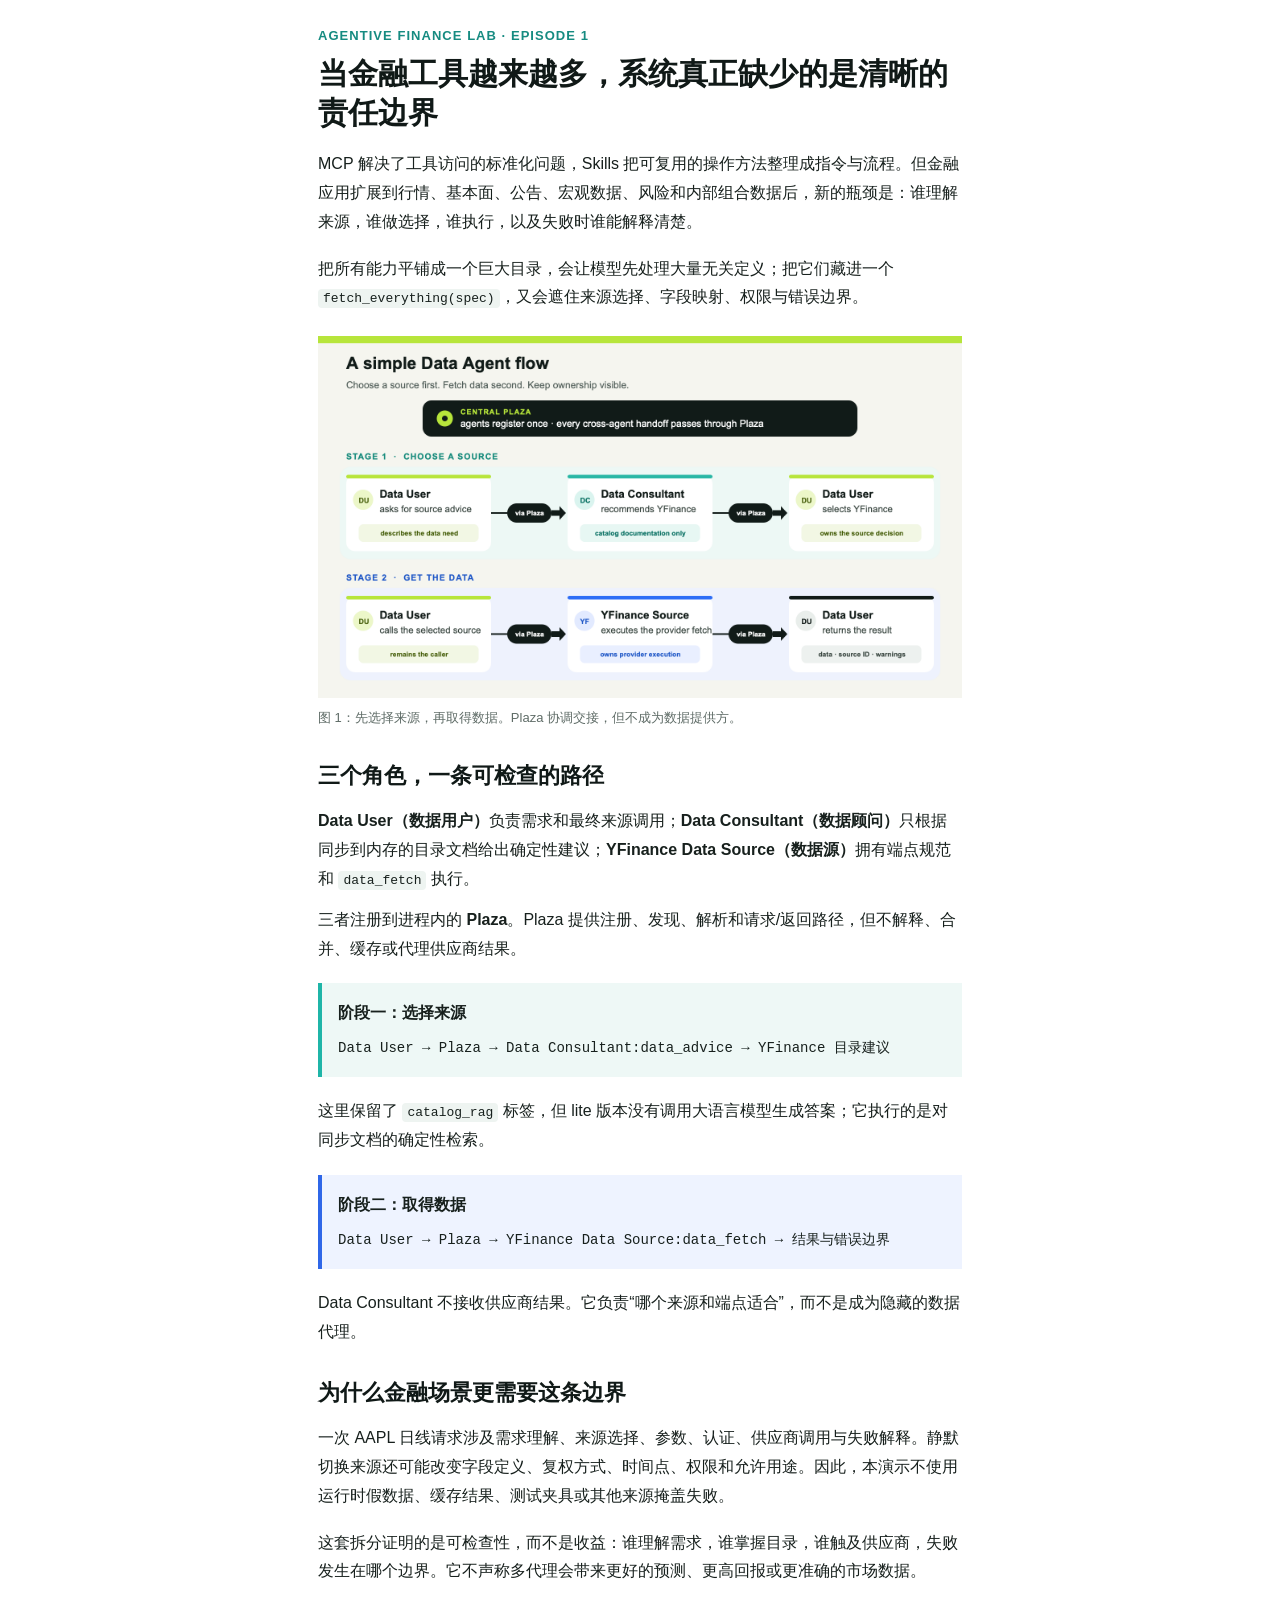
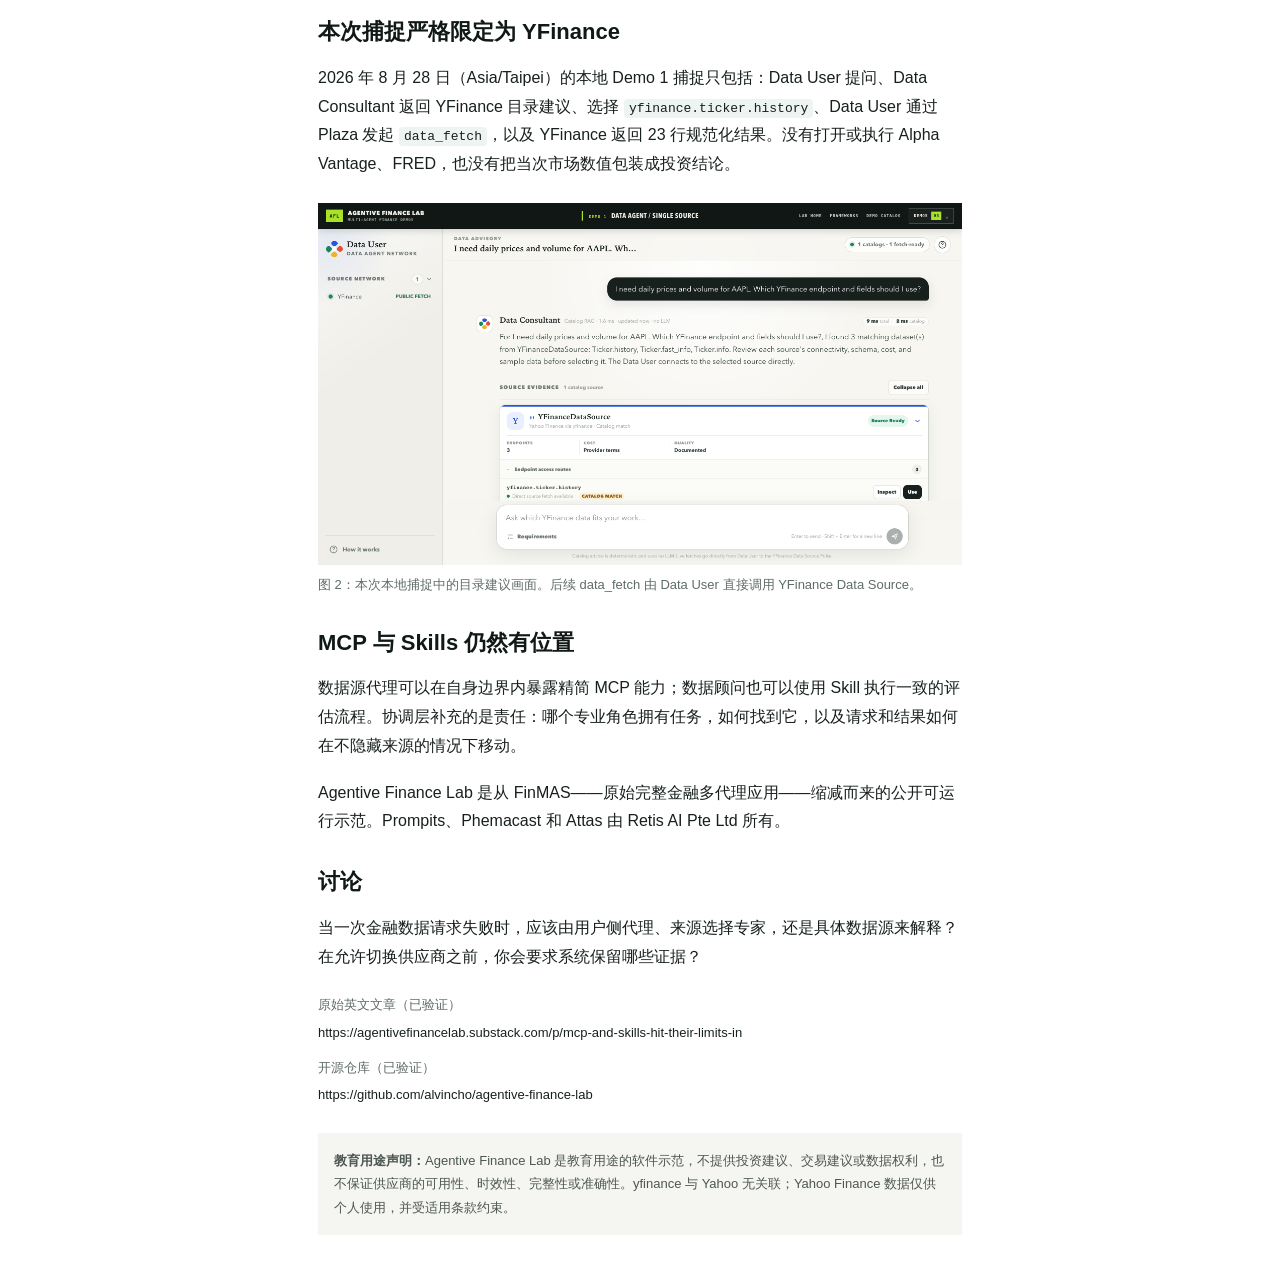
<file: docs/locales/zh-CN/01-weixin.html>
<!doctype html>
<html lang="zh-CN">
<head>
  <meta charset="utf-8">
  <meta name="viewport" content="width=device-width,initial-scale=1">
  <title>当金融工具越来越多，系统真正缺少的是清晰的责任边界</title>
</head>
<body style="margin:0;padding:0;background:#ffffff;color:#17201d;font-family:-apple-system,BlinkMacSystemFont,'PingFang SC','Microsoft YaHei',sans-serif;line-height:1.8;">
  <section style="max-width:680px;margin:0 auto;padding:24px 18px 36px;box-sizing:border-box;">
    <p style="margin:0 0 8px;color:#168b81;font-size:13px;font-weight:700;letter-spacing:.08em;">AGENTIVE FINANCE LAB · EPISODE 1</p>
    <h1 style="margin:0 0 18px;font-size:30px;line-height:1.28;color:#101917;">当金融工具越来越多，系统真正缺少的是清晰的责任边界</h1>
    <p style="margin:0 0 18px;">MCP 解决了工具访问的标准化问题，Skills 把可复用的操作方法整理成指令与流程。但金融应用扩展到行情、基本面、公告、宏观数据、风险和内部组合数据后，新的瓶颈是：谁理解来源，谁做选择，谁执行，以及失败时谁能解释清楚。</p>
    <p style="margin:0 0 18px;">把所有能力平铺成一个巨大目录，会让模型先处理大量无关定义；把它们藏进一个 <code style="background:#eef4f1;padding:2px 5px;border-radius:4px;">fetch_everything(spec)</code>，又会遮住来源选择、字段映射、权限与错误边界。</p>

    <img data-media-id="weixin-inline-flow" src="../../../demos/data-agent-network-demo/data_agent_network_demo/static/data-agent-single-source-flow-simple.png" alt="单一数据源的两阶段流程：Data User 先通过 Plaza 向 Data Consultant 询问并选择 YFinance，再通过 Plaza 直接调用 YFinance Data Source；Data Consultant 不接收供应商结果。" style="display:block;width:100%;height:auto;margin:24px 0 8px;border:0;">
    <p style="margin:0 0 24px;color:#5f6c67;font-size:13px;">图 1：先选择来源，再取得数据。Plaza 协调交接，但不成为数据提供方。</p>

    <h2 style="margin:26px 0 12px;font-size:22px;color:#101917;">三个角色，一条可检查的路径</h2>
    <p style="margin:0 0 12px;"><strong>Data User（数据用户）</strong>负责需求和最终来源调用；<strong>Data Consultant（数据顾问）</strong>只根据同步到内存的目录文档给出确定性建议；<strong>YFinance Data Source（数据源）</strong>拥有端点规范和 <code style="background:#eef4f1;padding:2px 5px;border-radius:4px;">data_fetch</code> 执行。</p>
    <p style="margin:0 0 18px;">三者注册到进程内的 <strong>Plaza</strong>。Plaza 提供注册、发现、解析和请求/返回路径，但不解释、合并、缓存或代理供应商结果。</p>

    <div style="margin:20px 0;padding:16px;background:#eef8f6;border-left:4px solid #1fb5a8;">
      <p style="margin:0 0 8px;font-weight:700;">阶段一：选择来源</p>
      <p style="margin:0;font-family:ui-monospace,SFMono-Regular,Menlo,monospace;font-size:14px;">Data User → Plaza → Data Consultant:data_advice → YFinance 目录建议</p>
    </div>
    <p style="margin:0 0 18px;">这里保留了 <code style="background:#eef4f1;padding:2px 5px;border-radius:4px;">catalog_rag</code> 标签，但 lite 版本没有调用大语言模型生成答案；它执行的是对同步文档的确定性检索。</p>
    <div style="margin:20px 0;padding:16px;background:#eef3ff;border-left:4px solid #2f67e8;">
      <p style="margin:0 0 8px;font-weight:700;">阶段二：取得数据</p>
      <p style="margin:0;font-family:ui-monospace,SFMono-Regular,Menlo,monospace;font-size:14px;">Data User → Plaza → YFinance Data Source:data_fetch → 结果与错误边界</p>
    </div>
    <p style="margin:0 0 18px;">Data Consultant 不接收供应商结果。它负责“哪个来源和端点适合”，而不是成为隐藏的数据代理。</p>

    <h2 style="margin:26px 0 12px;font-size:22px;color:#101917;">为什么金融场景更需要这条边界</h2>
    <p style="margin:0 0 18px;">一次 AAPL 日线请求涉及需求理解、来源选择、参数、认证、供应商调用与失败解释。静默切换来源还可能改变字段定义、复权方式、时间点、权限和允许用途。因此，本演示不使用运行时假数据、缓存结果、测试夹具或其他来源掩盖失败。</p>
    <p style="margin:0 0 18px;">这套拆分证明的是可检查性，而不是收益：谁理解需求，谁掌握目录，谁触及供应商，失败发生在哪个边界。它不声称多代理会带来更好的预测、更高回报或更准确的市场数据。</p>

    <h2 style="margin:26px 0 12px;font-size:22px;color:#101917;">本次捕捉严格限定为 YFinance</h2>
    <p style="margin:0 0 18px;">2026 年 8 月 28 日（Asia/Taipei）的本地 Demo 1 捕捉只包括：Data User 提问、Data Consultant 返回 YFinance 目录建议、选择 <code style="background:#eef4f1;padding:2px 5px;border-radius:4px;">yfinance.ticker.history</code>、Data User 通过 Plaza 发起 <code style="background:#eef4f1;padding:2px 5px;border-radius:4px;">data_fetch</code>，以及 YFinance 返回 23 行规范化结果。没有打开或执行 Alpha Vantage、FRED，也没有把当次市场数值包装成投资结论。</p>
    <img data-media-id="weixin-inline-advice" src="../../media/01/01-demo1-advice.png" alt="本地 Demo 1 界面：Data Consultant 返回 YFinance 目录建议，界面显示单一来源及可检查的端点路径。" style="display:block;width:100%;height:auto;margin:24px 0 8px;border:0;">
    <p style="margin:0 0 24px;color:#5f6c67;font-size:13px;">图 2：本次本地捕捉中的目录建议画面。后续 data_fetch 由 Data User 直接调用 YFinance Data Source。</p>

    <h2 style="margin:26px 0 12px;font-size:22px;color:#101917;">MCP 与 Skills 仍然有位置</h2>
    <p style="margin:0 0 18px;">数据源代理可以在自身边界内暴露精简 MCP 能力；数据顾问也可以使用 Skill 执行一致的评估流程。协调层补充的是责任：哪个专业角色拥有任务，如何找到它，以及请求和结果如何在不隐藏来源的情况下移动。</p>
    <p style="margin:0 0 18px;">Agentive Finance Lab 是从 FinMAS——原始完整金融多代理应用——缩减而来的公开可运行示范。Prompits、Phemacast 和 Attas 由 Retis AI Pte Ltd 所有。</p>

    <h2 style="margin:26px 0 12px;font-size:22px;color:#101917;">讨论</h2>
    <p style="margin:0 0 18px;">当一次金融数据请求失败时，应该由用户侧代理、来源选择专家，还是具体数据源来解释？在允许切换供应商之前，你会要求系统保留哪些证据？</p>

    <p style="margin:22px 0 4px;font-size:13px;color:#5f6c67;">原始英文文章（已验证）</p>
    <p style="margin:0 0 12px;font-size:13px;word-break:break-all;">https://agentivefinancelab.substack.com/p/mcp-and-skills-hit-their-limits-in</p>
    <p style="margin:0 0 4px;font-size:13px;color:#5f6c67;">开源仓库（已验证）</p>
    <p style="margin:0 0 24px;font-size:13px;word-break:break-all;">https://github.com/alvincho/agentive-finance-lab</p>

    <div style="margin-top:26px;padding:16px;background:#f5f5f2;color:#4d5753;font-size:13px;">
      <strong>教育用途声明：</strong>Agentive Finance Lab 是教育用途的软件示范，不提供投资建议、交易建议或数据权利，也不保证供应商的可用性、时效性、完整性或准确性。yfinance 与 Yahoo 无关联；Yahoo Finance 数据仅供个人使用，并受适用条款约束。
    </div>
  </section>
</body>
</html>
</file>
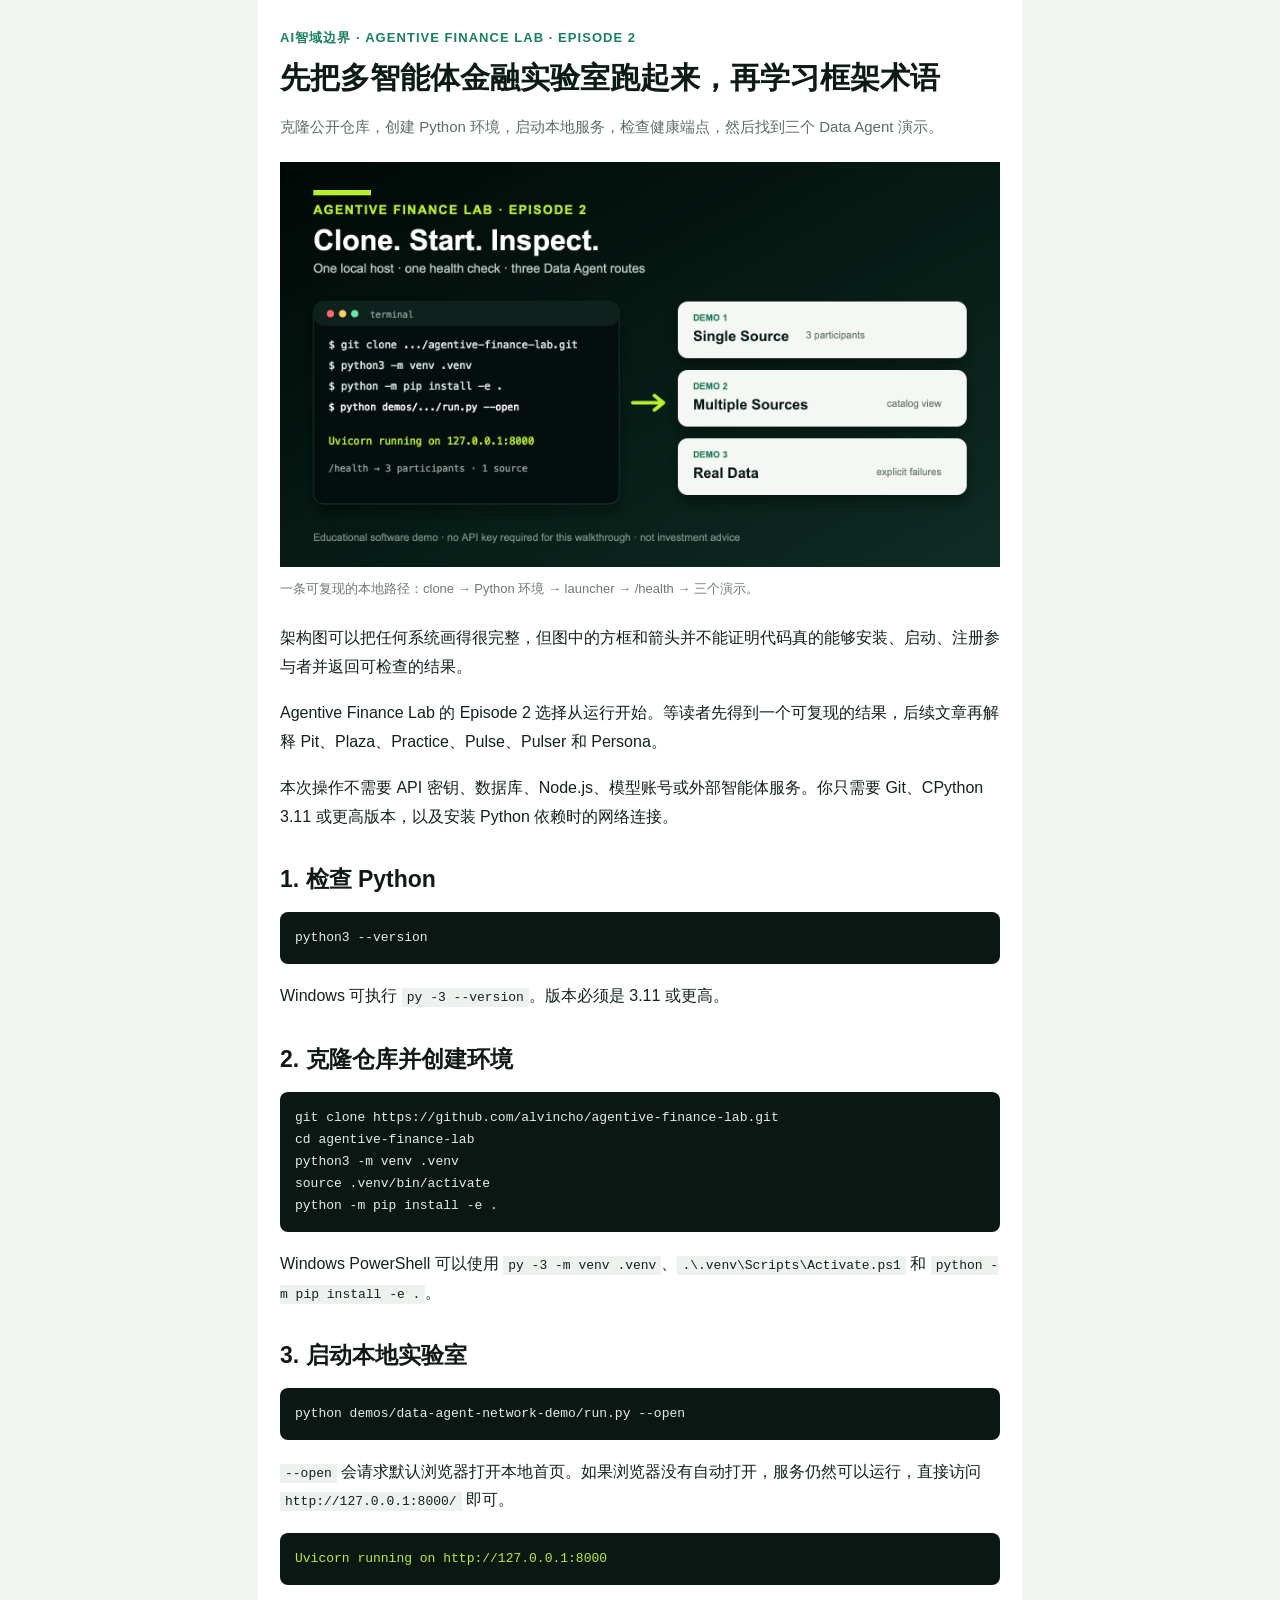
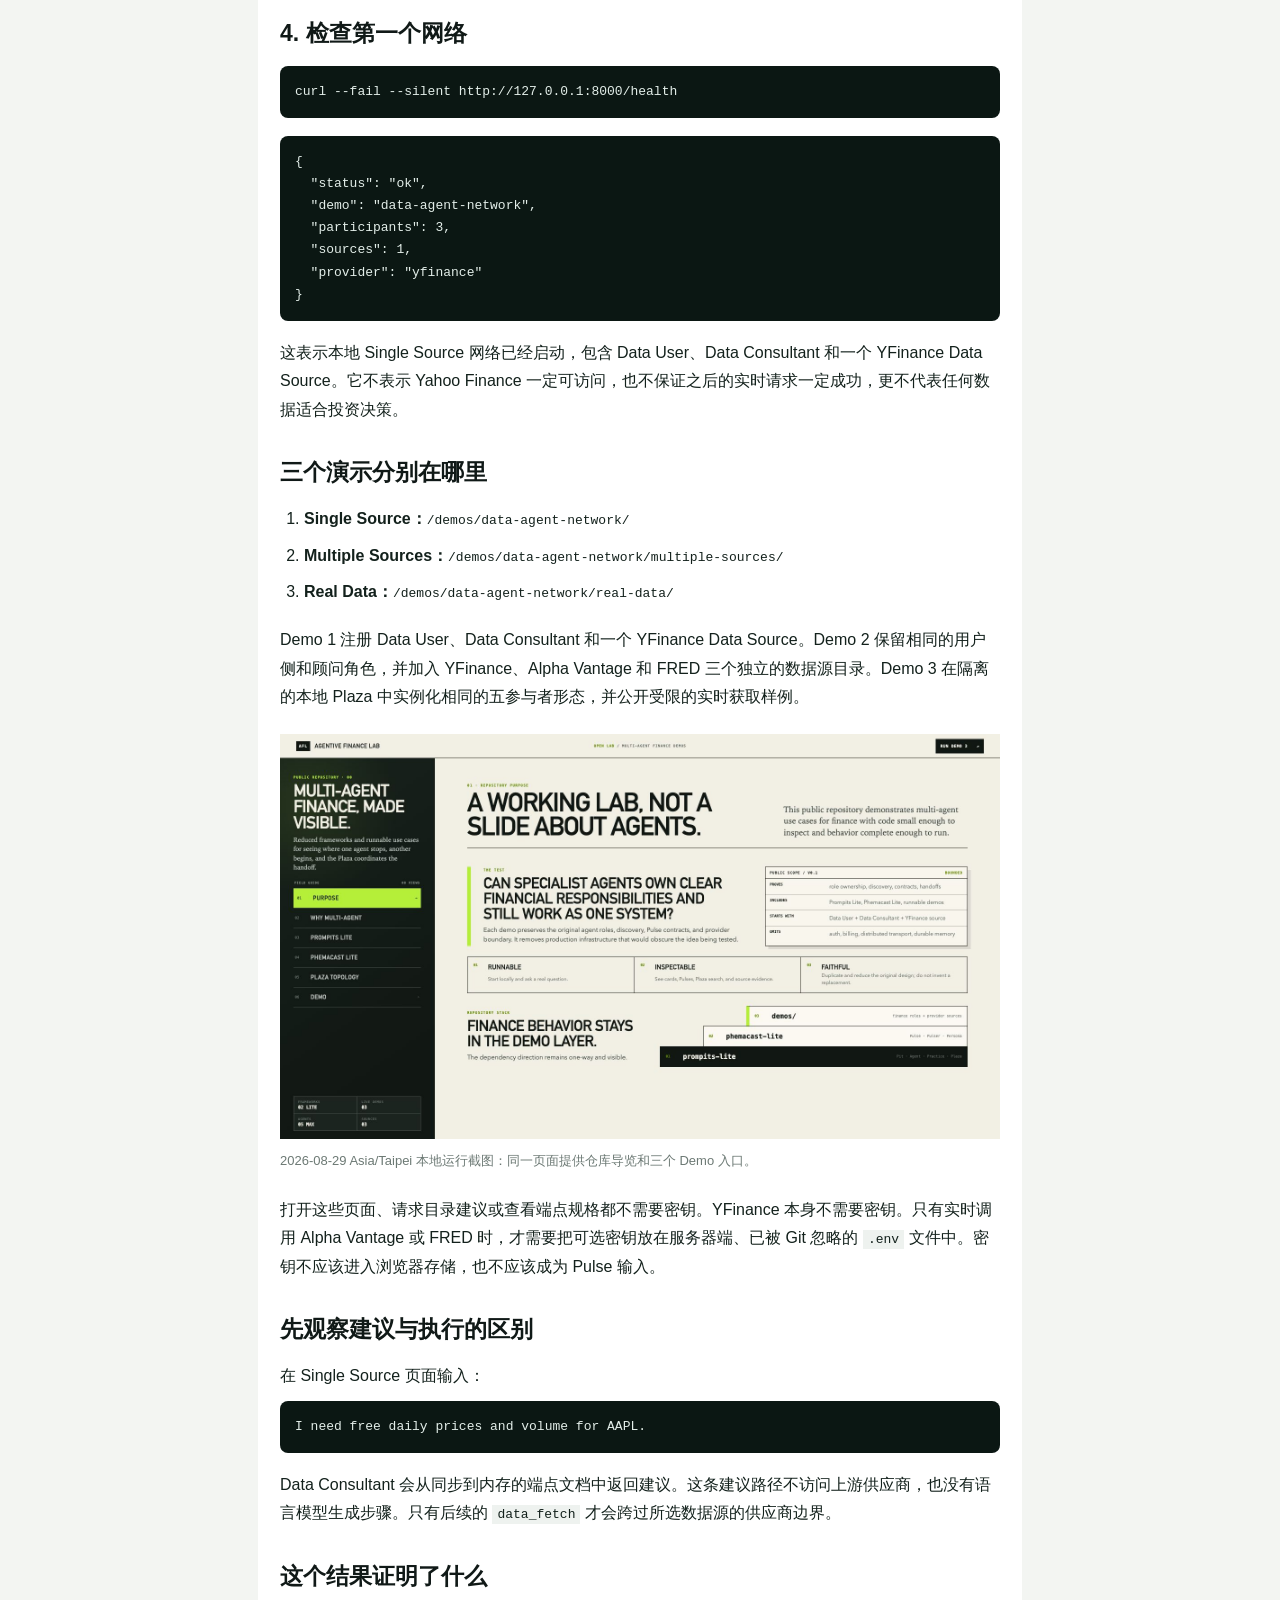
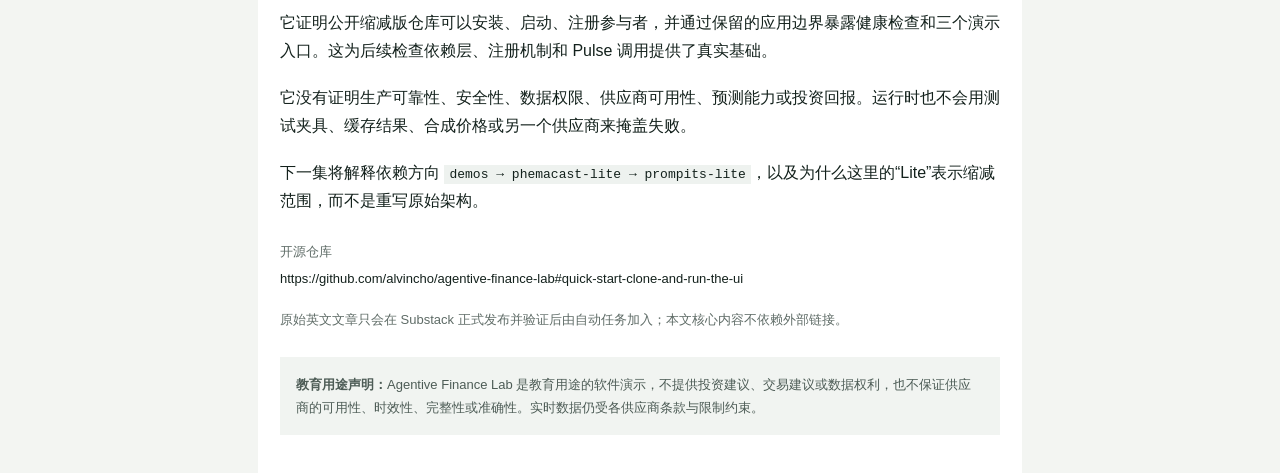
<file: docs/locales/zh-CN/02-weixin.html>
<!doctype html>
<html lang="zh-CN">
<head>
  <meta charset="utf-8">
  <meta name="viewport" content="width=device-width,initial-scale=1">
  <title>先把多智能体金融实验室跑起来，再学习框架术语</title>
</head>
<body style="margin:0;background:#f3f5f2;color:#13211c;font-family:-apple-system,BlinkMacSystemFont,'Segoe UI','PingFang SC','Hiragino Sans GB','Microsoft YaHei',sans-serif;">
  <section style="max-width:720px;margin:0 auto;background:#fff;padding:26px 22px 38px;line-height:1.78;">
    <p style="margin:0 0 10px;color:#19805d;font-size:13px;font-weight:700;letter-spacing:.08em;">AI智域边界 · AGENTIVE FINANCE LAB · EPISODE 2</p>
    <h1 style="margin:0 0 16px;font-size:30px;line-height:1.28;color:#0d1b16;">先把多智能体金融实验室跑起来，再学习框架术语</h1>
    <p style="margin:0 0 22px;color:#5d6d66;font-size:15px;">克隆公开仓库，创建 Python 环境，启动本地服务，检查健康端点，然后找到三个 Data Agent 演示。</p>

    <img data-media-id="weixin-inline-launch-map" src="../../media/02/02-launch-map.png" alt="从克隆仓库到健康检查，再到三个 Data Agent 演示的本地启动路径。" style="display:block;width:100%;height:auto;margin:0 0 10px;">
    <p style="margin:0 0 24px;color:#6c7974;font-size:13px;">一条可复现的本地路径：clone → Python 环境 → launcher → /health → 三个演示。</p>

    <p style="margin:0 0 18px;">架构图可以把任何系统画得很完整，但图中的方框和箭头并不能证明代码真的能够安装、启动、注册参与者并返回可检查的结果。</p>
    <p style="margin:0 0 18px;">Agentive Finance Lab 的 Episode 2 选择从运行开始。等读者先得到一个可复现的结果，后续文章再解释 Pit、Plaza、Practice、Pulse、Pulser 和 Persona。</p>
    <p style="margin:0 0 18px;">本次操作不需要 API 密钥、数据库、Node.js、模型账号或外部智能体服务。你只需要 Git、CPython 3.11 或更高版本，以及安装 Python 依赖时的网络连接。</p>

    <h2 style="margin:28px 0 12px;font-size:23px;color:#101917;">1. 检查 Python</h2>
    <pre style="margin:0 0 18px;padding:15px;background:#0b1713;color:#e3eee9;border-radius:8px;overflow-x:auto;font:13px/1.7 Menlo,Consolas,monospace;">python3 --version</pre>
    <p style="margin:0 0 18px;">Windows 可执行 <code style="background:#eef2ef;padding:2px 5px;">py -3 --version</code>。版本必须是 3.11 或更高。</p>

    <h2 style="margin:28px 0 12px;font-size:23px;color:#101917;">2. 克隆仓库并创建环境</h2>
    <pre style="margin:0 0 18px;padding:15px;background:#0b1713;color:#e3eee9;border-radius:8px;overflow-x:auto;font:13px/1.7 Menlo,Consolas,monospace;">git clone https://github.com/alvincho/agentive-finance-lab.git
cd agentive-finance-lab
python3 -m venv .venv
source .venv/bin/activate
python -m pip install -e .</pre>
    <p style="margin:0 0 18px;">Windows PowerShell 可以使用 <code style="background:#eef2ef;padding:2px 5px;">py -3 -m venv .venv</code>、<code style="background:#eef2ef;padding:2px 5px;">.\.venv\Scripts\Activate.ps1</code> 和 <code style="background:#eef2ef;padding:2px 5px;">python -m pip install -e .</code>。</p>

    <h2 style="margin:28px 0 12px;font-size:23px;color:#101917;">3. 启动本地实验室</h2>
    <pre style="margin:0 0 18px;padding:15px;background:#0b1713;color:#e3eee9;border-radius:8px;overflow-x:auto;font:13px/1.7 Menlo,Consolas,monospace;">python demos/data-agent-network-demo/run.py --open</pre>
    <p style="margin:0 0 18px;"><code style="background:#eef2ef;padding:2px 5px;">--open</code> 会请求默认浏览器打开本地首页。如果浏览器没有自动打开，服务仍然可以运行，直接访问 <code style="background:#eef2ef;padding:2px 5px;">http://127.0.0.1:8000/</code> 即可。</p>
    <pre style="margin:0 0 18px;padding:15px;background:#0b1713;color:#b7f034;border-radius:8px;overflow-x:auto;font:13px/1.7 Menlo,Consolas,monospace;">Uvicorn running on http://127.0.0.1:8000</pre>

    <h2 style="margin:28px 0 12px;font-size:23px;color:#101917;">4. 检查第一个网络</h2>
    <pre style="margin:0 0 18px;padding:15px;background:#0b1713;color:#e3eee9;border-radius:8px;overflow-x:auto;font:13px/1.7 Menlo,Consolas,monospace;">curl --fail --silent http://127.0.0.1:8000/health</pre>
    <pre style="margin:0 0 18px;padding:15px;background:#0b1713;color:#e3eee9;border-radius:8px;overflow-x:auto;font:13px/1.7 Menlo,Consolas,monospace;">{
  "status": "ok",
  "demo": "data-agent-network",
  "participants": 3,
  "sources": 1,
  "provider": "yfinance"
}</pre>
    <p style="margin:0 0 18px;">这表示本地 Single Source 网络已经启动，包含 Data User、Data Consultant 和一个 YFinance Data Source。它不表示 Yahoo Finance 一定可访问，也不保证之后的实时请求一定成功，更不代表任何数据适合投资决策。</p>

    <h2 style="margin:28px 0 12px;font-size:23px;color:#101917;">三个演示分别在哪里</h2>
    <ol style="margin:0 0 20px;padding-left:24px;">
      <li style="margin:0 0 8px;"><strong>Single Source：</strong><code>/demos/data-agent-network/</code></li>
      <li style="margin:0 0 8px;"><strong>Multiple Sources：</strong><code>/demos/data-agent-network/multiple-sources/</code></li>
      <li style="margin:0 0 8px;"><strong>Real Data：</strong><code>/demos/data-agent-network/real-data/</code></li>
    </ol>
    <p style="margin:0 0 18px;">Demo 1 注册 Data User、Data Consultant 和一个 YFinance Data Source。Demo 2 保留相同的用户侧和顾问角色，并加入 YFinance、Alpha Vantage 和 FRED 三个独立的数据源目录。Demo 3 在隔离的本地 Plaza 中实例化相同的五参与者形态，并公开受限的实时获取样例。</p>

    <img data-media-id="weixin-inline-landing" src="../../media/02/02-local-landing.png" alt="本地运行的 Agentive Finance Lab 首页，左侧是八个仓库导览视图，主区域说明这是可运行、可检查且保留原始边界的公开实验室。" style="display:block;width:100%;height:auto;margin:22px 0 10px;">
    <p style="margin:0 0 24px;color:#6c7974;font-size:13px;">2026-08-29 Asia/Taipei 本地运行截图：同一页面提供仓库导览和三个 Demo 入口。</p>

    <p style="margin:0 0 18px;">打开这些页面、请求目录建议或查看端点规格都不需要密钥。YFinance 本身不需要密钥。只有实时调用 Alpha Vantage 或 FRED 时，才需要把可选密钥放在服务器端、已被 Git 忽略的 <code style="background:#eef2ef;padding:2px 5px;">.env</code> 文件中。密钥不应该进入浏览器存储，也不应该成为 Pulse 输入。</p>

    <h2 style="margin:28px 0 12px;font-size:23px;color:#101917;">先观察建议与执行的区别</h2>
    <p style="margin:0 0 10px;">在 Single Source 页面输入：</p>
    <pre style="margin:0 0 18px;padding:15px;background:#0b1713;color:#e3eee9;border-radius:8px;overflow-x:auto;font:13px/1.7 Menlo,Consolas,monospace;">I need free daily prices and volume for AAPL.</pre>
    <p style="margin:0 0 18px;">Data Consultant 会从同步到内存的端点文档中返回建议。这条建议路径不访问上游供应商，也没有语言模型生成步骤。只有后续的 <code style="background:#eef2ef;padding:2px 5px;">data_fetch</code> 才会跨过所选数据源的供应商边界。</p>

    <h2 style="margin:28px 0 12px;font-size:23px;color:#101917;">这个结果证明了什么</h2>
    <p style="margin:0 0 18px;">它证明公开缩减版仓库可以安装、启动、注册参与者，并通过保留的应用边界暴露健康检查和三个演示入口。这为后续检查依赖层、注册机制和 Pulse 调用提供了真实基础。</p>
    <p style="margin:0 0 18px;">它没有证明生产可靠性、安全性、数据权限、供应商可用性、预测能力或投资回报。运行时也不会用测试夹具、缓存结果、合成价格或另一个供应商来掩盖失败。</p>
    <p style="margin:0 0 18px;">下一集将解释依赖方向 <code style="background:#eef2ef;padding:2px 5px;">demos → phemacast-lite → prompits-lite</code>，以及为什么这里的“Lite”表示缩减范围，而不是重写原始架构。</p>

    <p style="margin:24px 0 4px;font-size:13px;color:#5f6c67;">开源仓库</p>
    <p style="margin:0 0 18px;font-size:13px;word-break:break-all;">https://github.com/alvincho/agentive-finance-lab#quick-start-clone-and-run-the-ui</p>
    <p style="margin:0 0 22px;color:#5f6c67;font-size:13px;">原始英文文章只会在 Substack 正式发布并验证后由自动任务加入；本文核心内容不依赖外部链接。</p>

    <div style="margin-top:26px;padding:16px;background:#f1f4f1;color:#4d5c56;font-size:13px;">
      <strong>教育用途声明：</strong>Agentive Finance Lab 是教育用途的软件演示，不提供投资建议、交易建议或数据权利，也不保证供应商的可用性、时效性、完整性或准确性。实时数据仍受各供应商条款与限制约束。
    </div>
  </section>
</body>
</html>
</file>
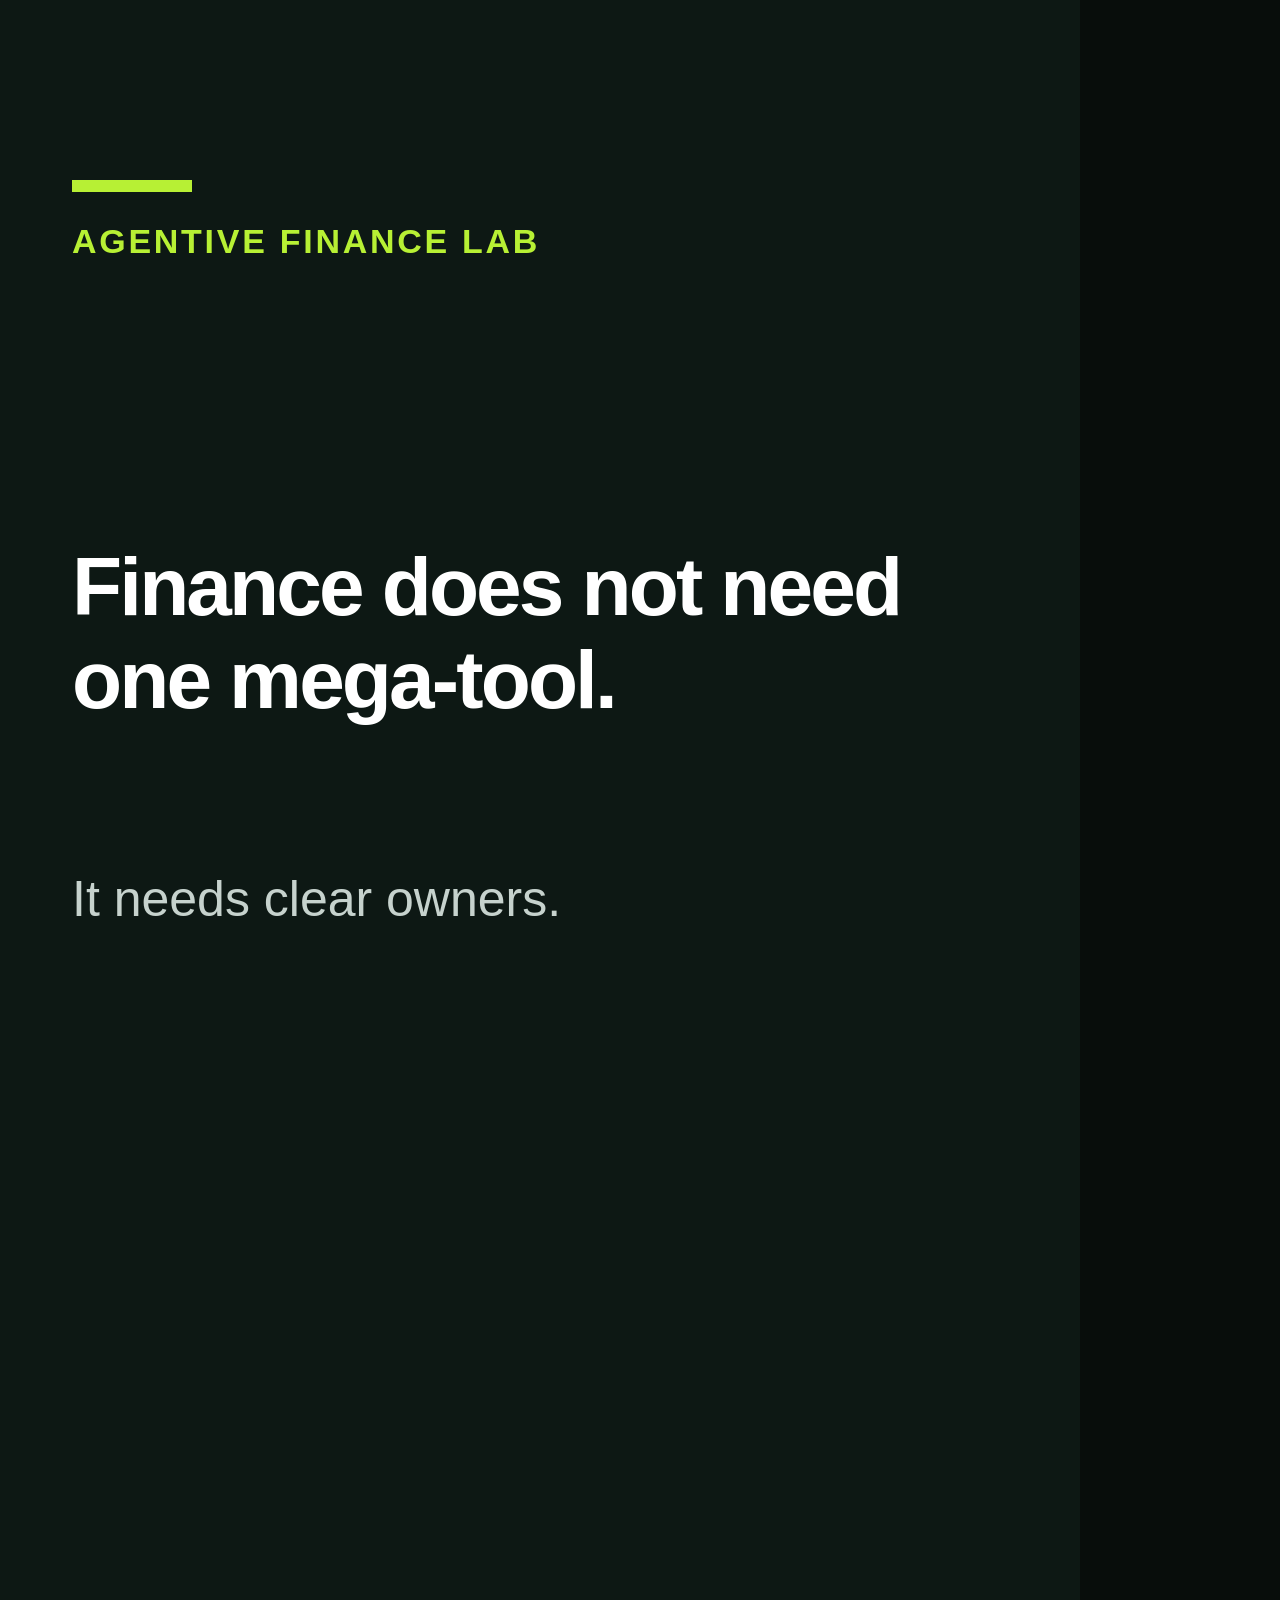
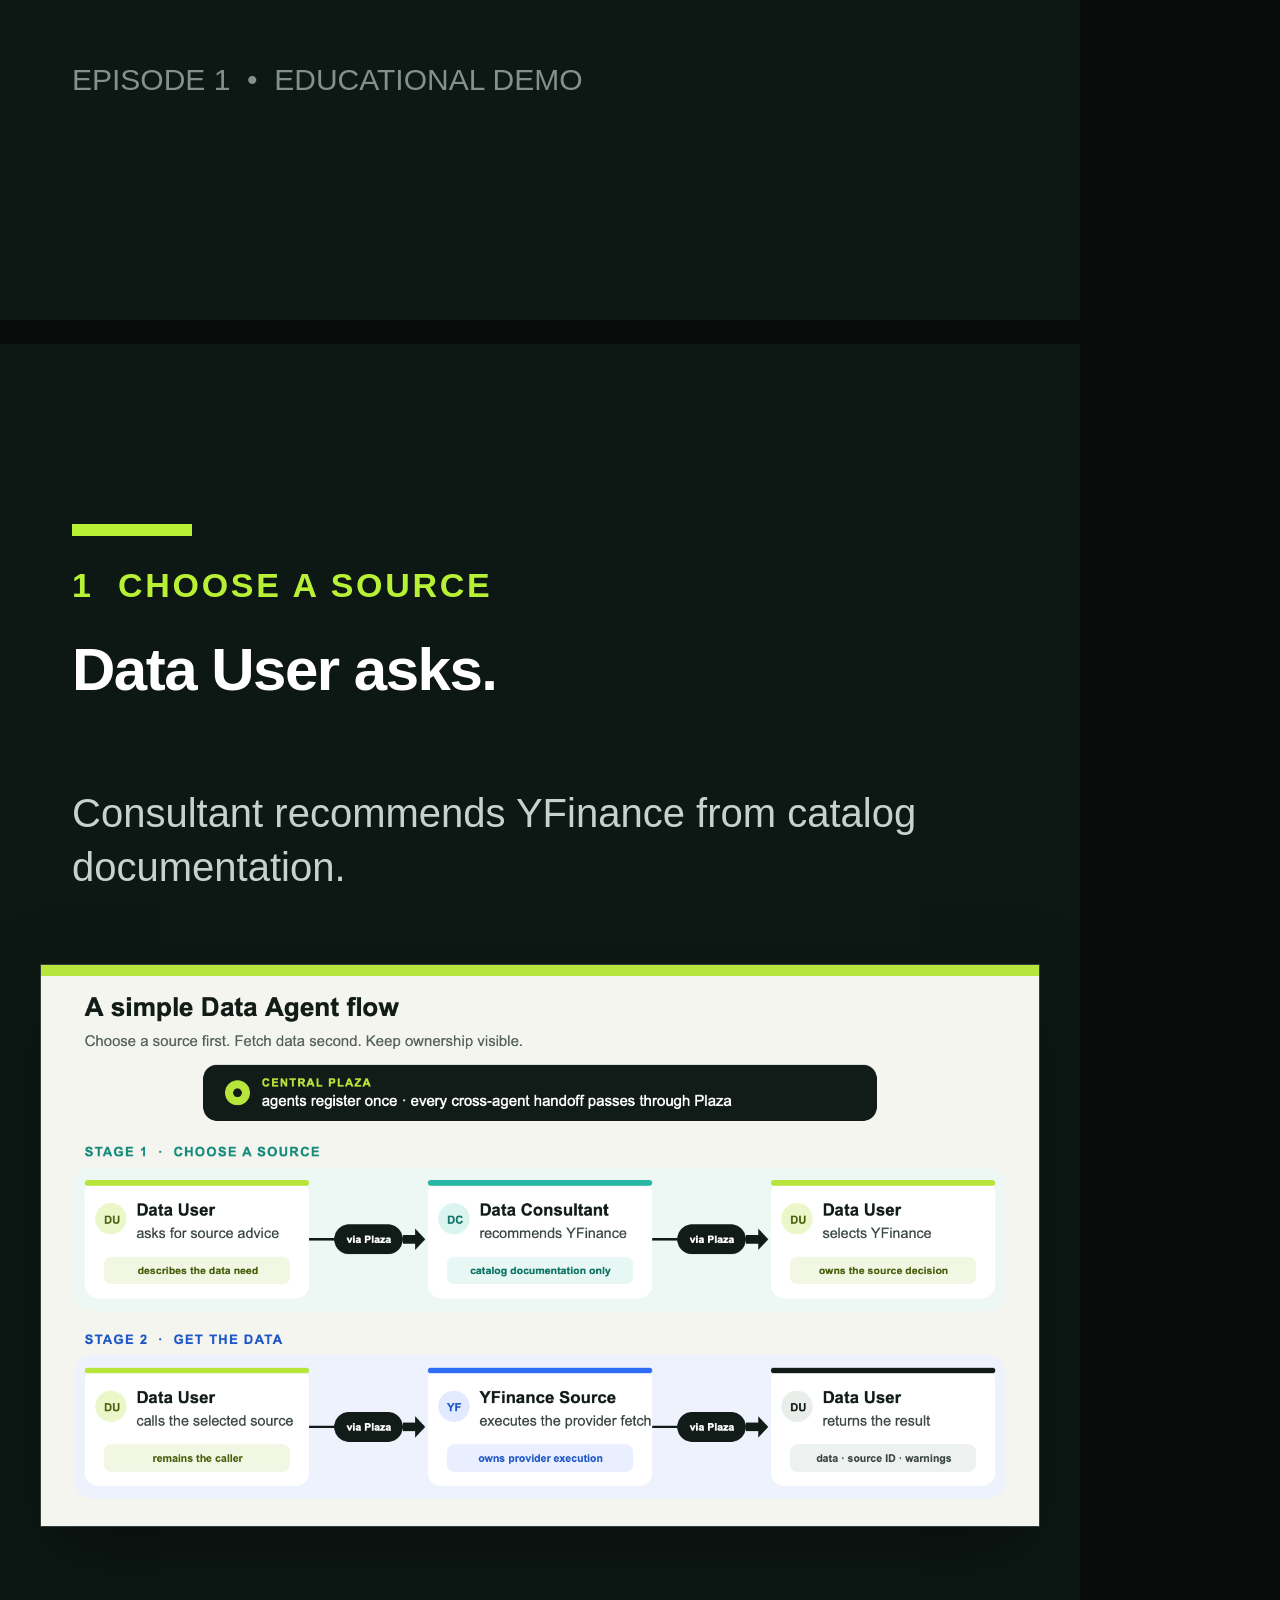
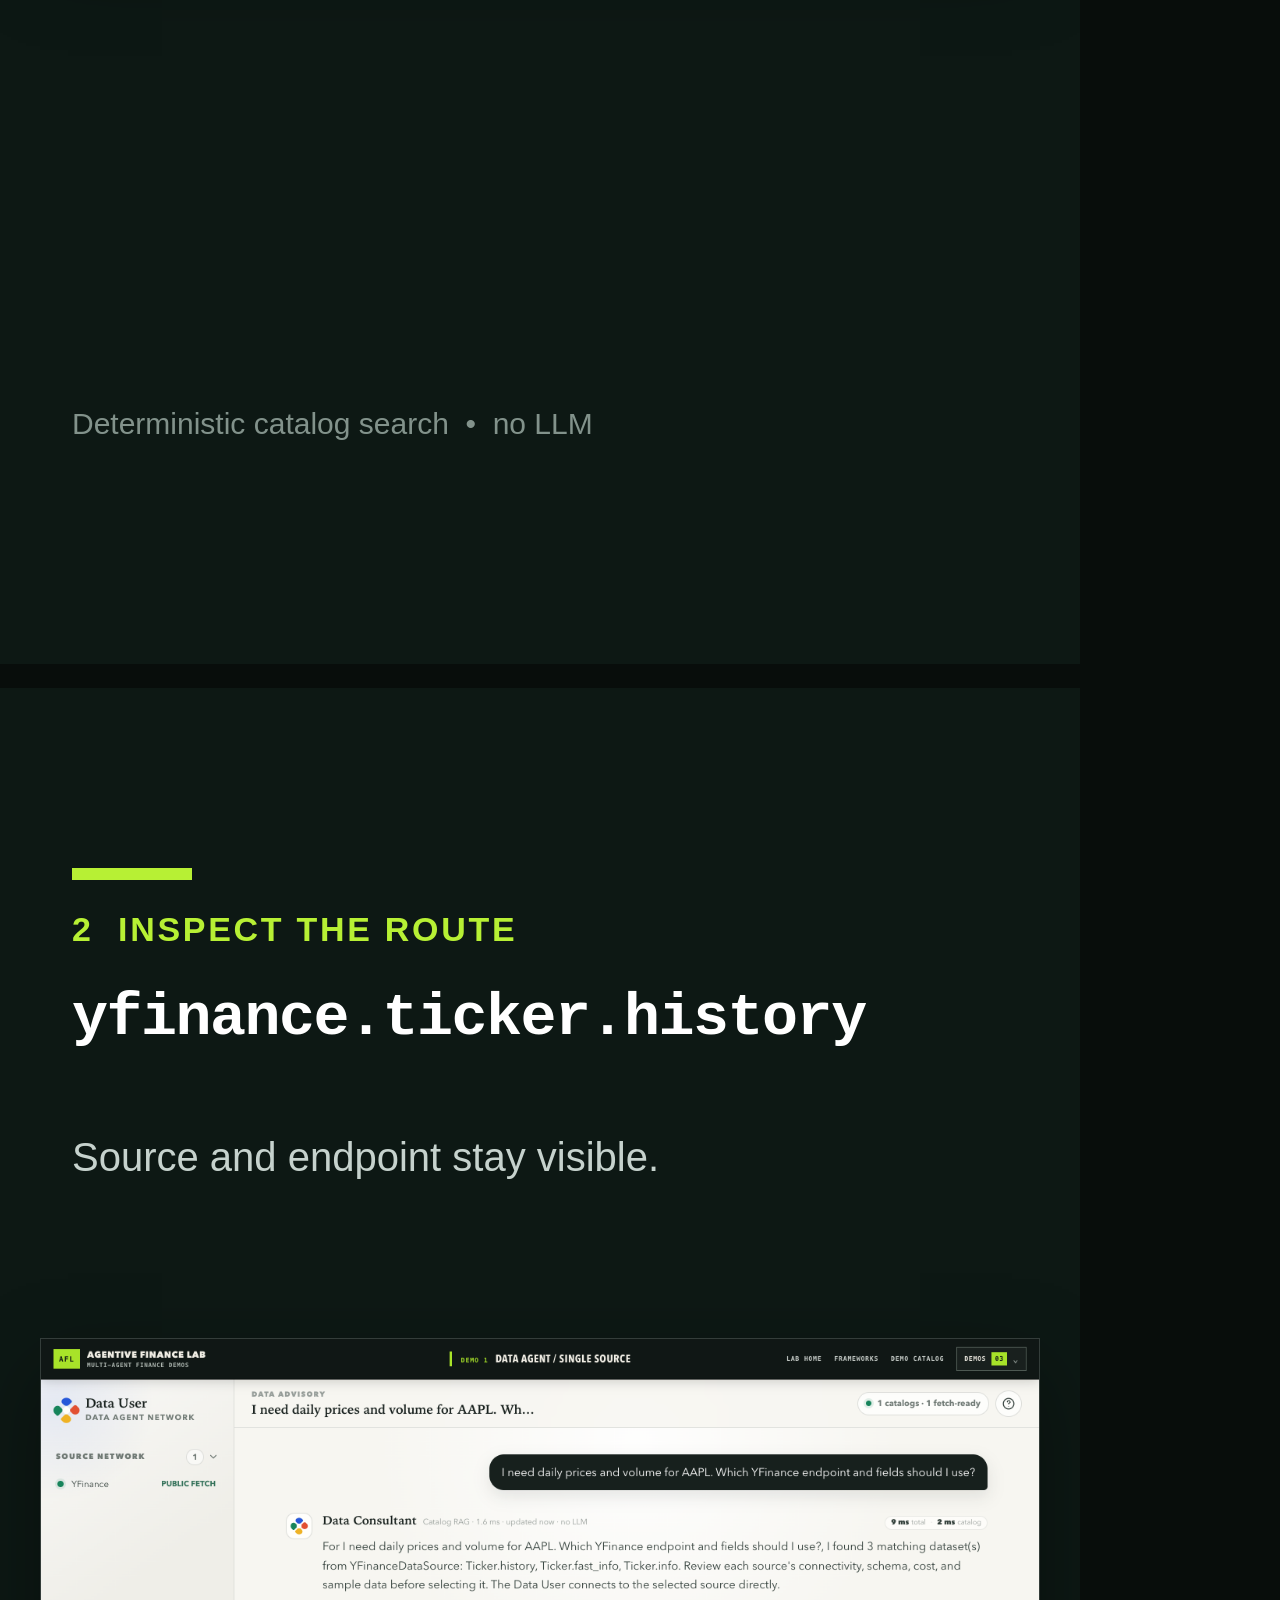
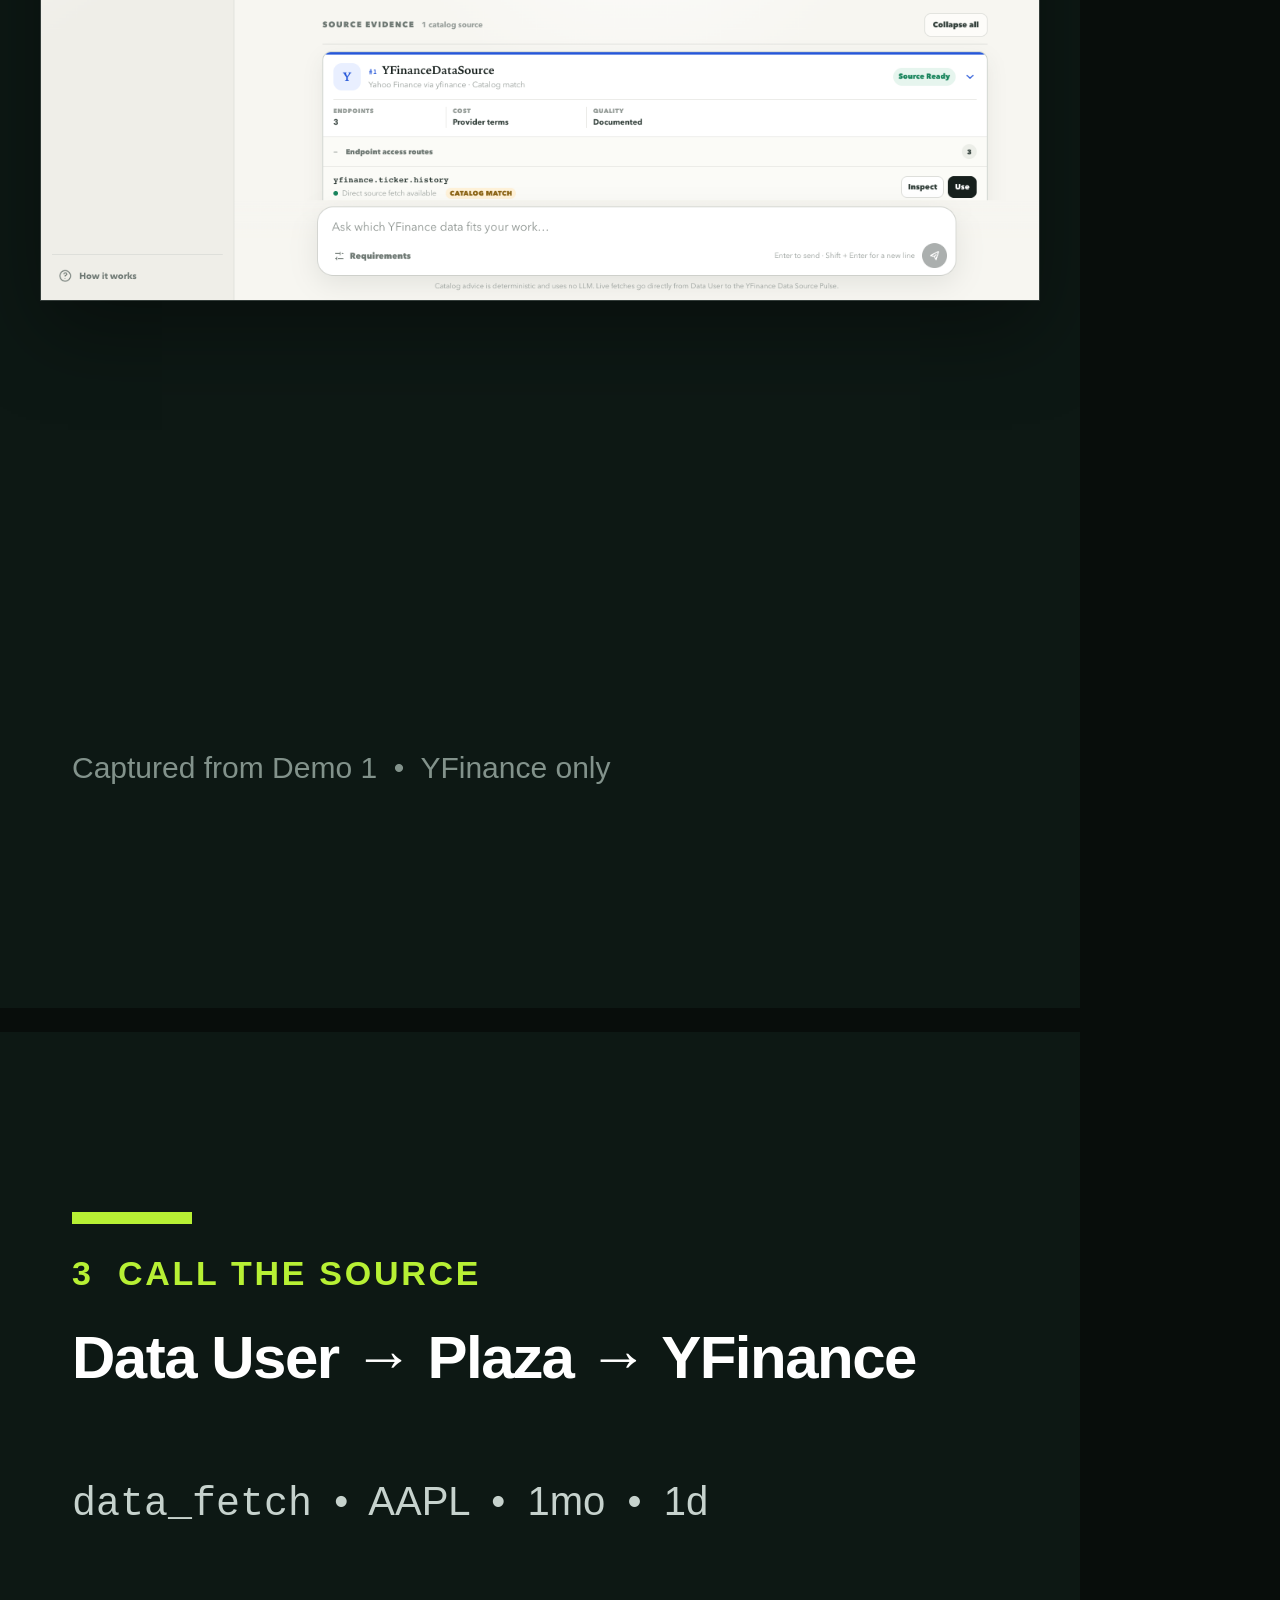
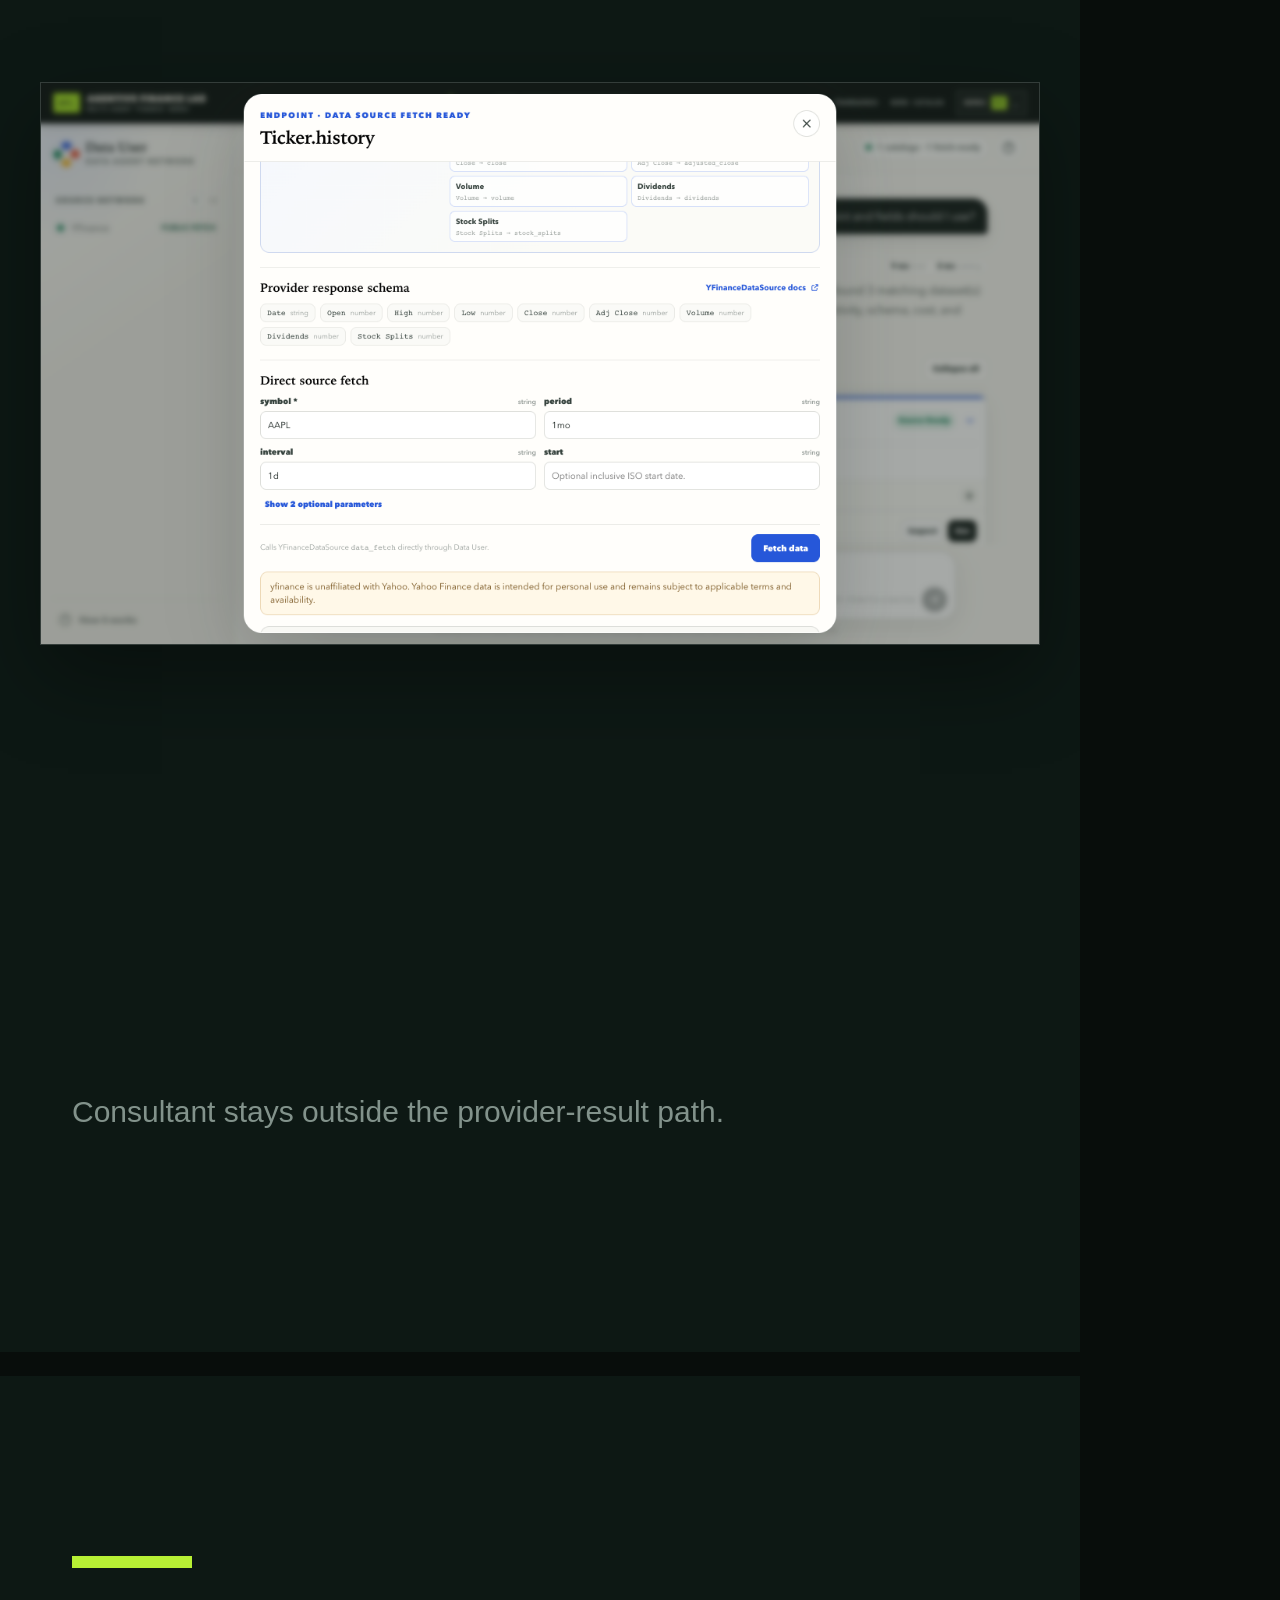
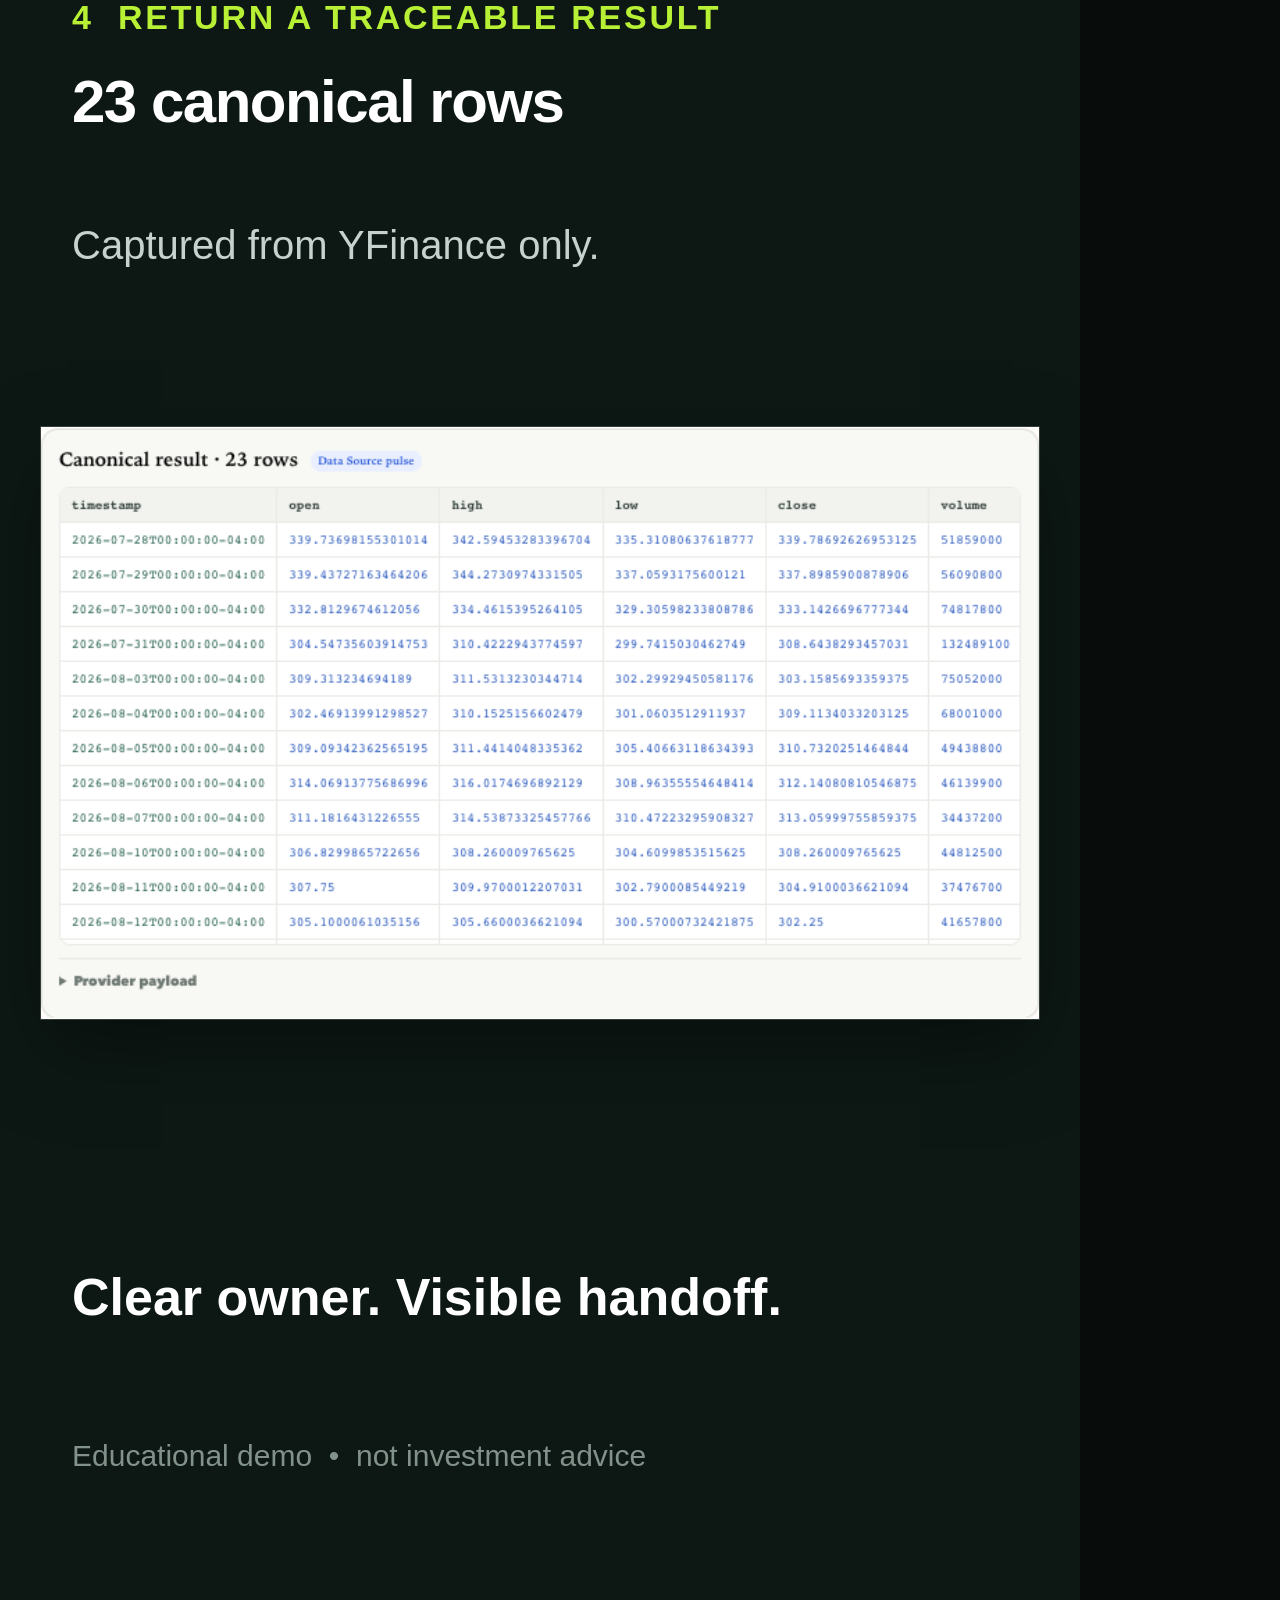
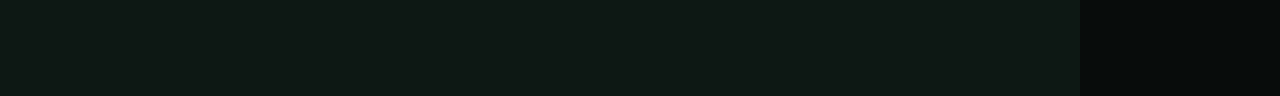
<file: docs/media/01/01-short-master-storyboard.html>
<!doctype html>
<html lang="en">
<head>
  <meta charset="utf-8">
  <title>Episode 1 vertical short storyboard</title>
  <style>
    * { box-sizing: border-box; }
    html, body { margin: 0; background: #080d0b; }
    body { font-family: Arial, Helvetica, sans-serif; }
    .scene {
      position: relative;
      width: 1080px;
      height: 1920px;
      overflow: hidden;
      background: #0d1814;
      color: #fff;
    }
    .scene + .scene { margin-top: 24px; }
    .eyebrow {
      position: absolute;
      left: 72px;
      top: 180px;
      color: #b7f034;
      font-weight: 800;
      font-size: 34px;
      letter-spacing: .08em;
      text-transform: uppercase;
    }
    .eyebrow::before {
      content: "";
      display: block;
      width: 120px;
      height: 12px;
      margin-bottom: 30px;
      background: #b7f034;
    }
    h1 {
      position: absolute;
      left: 72px;
      top: 540px;
      width: 930px;
      margin: 0;
      font-size: 82px;
      line-height: 1.14;
      letter-spacing: -.035em;
    }
    h2 {
      position: absolute;
      left: 72px;
      top: 292px;
      width: 936px;
      margin: 0;
      font-size: 60px;
      line-height: 1.14;
      letter-spacing: -.025em;
    }
    .sub {
      position: absolute;
      left: 72px;
      top: 442px;
      width: 920px;
      margin: 0;
      color: #c6d2cd;
      font-size: 40px;
      line-height: 1.35;
    }
    .hero-sub {
      position: absolute;
      left: 72px;
      top: 820px;
      color: #c6d2cd;
      font-size: 50px;
    }
    .visual {
      position: absolute;
      left: 40px;
      top: 650px;
      width: 1000px;
      height: auto;
      border: 1px solid rgba(255,255,255,.16);
      box-shadow: 0 32px 80px rgba(0,0,0,.35);
    }
    .flow-visual { top: 620px; }
    .result-visual { top: 650px; }
    .tag {
      position: absolute;
      left: 72px;
      top: 1490px;
      width: 930px;
      margin: 0;
      font-weight: 800;
      font-size: 52px;
      line-height: 1.2;
    }
    .footer {
      position: absolute;
      left: 72px;
      bottom: 220px;
      width: 930px;
      margin: 0;
      color: #82928b;
      font-size: 30px;
      line-height: 1.35;
    }
    code { font-family: Menlo, Monaco, monospace; }
  </style>
</head>
<body>
  <section class="scene" aria-label="Scene 1">
    <div class="eyebrow">Agentive Finance Lab</div>
    <h1>Finance does not need one mega-tool.</h1>
    <p class="hero-sub">It needs clear owners.</p>
    <p class="footer">EPISODE 1&nbsp;&nbsp;•&nbsp;&nbsp;EDUCATIONAL DEMO</p>
  </section>

  <section class="scene" aria-label="Scene 2">
    <div class="eyebrow">1&nbsp;&nbsp;Choose a source</div>
    <h2>Data User asks.</h2>
    <p class="sub">Consultant recommends YFinance from catalog documentation.</p>
    <img class="visual flow-visual" src="../../../demos/data-agent-network-demo/data_agent_network_demo/static/data-agent-single-source-flow-simple.png" alt="Episode 1 single-source flow diagram">
    <p class="footer">Deterministic catalog search&nbsp;&nbsp;•&nbsp;&nbsp;no LLM</p>
  </section>

  <section class="scene" aria-label="Scene 3">
    <div class="eyebrow">2&nbsp;&nbsp;Inspect the route</div>
    <h2><code>yfinance.ticker.history</code></h2>
    <p class="sub">Source and endpoint stay visible.</p>
    <img class="visual" src="01-demo1-advice.png" alt="Captured Demo 1 YFinance catalog advice and endpoint route">
    <p class="footer">Captured from Demo 1&nbsp;&nbsp;•&nbsp;&nbsp;YFinance only</p>
  </section>

  <section class="scene" aria-label="Scene 4">
    <div class="eyebrow">3&nbsp;&nbsp;Call the source</div>
    <h2>Data User → Plaza → YFinance</h2>
    <p class="sub"><code>data_fetch</code>&nbsp;&nbsp;•&nbsp;&nbsp;AAPL&nbsp;&nbsp;•&nbsp;&nbsp;1mo&nbsp;&nbsp;•&nbsp;&nbsp;1d</p>
    <img class="visual" src="01-demo1-fetch-form.png" alt="Captured Demo 1 direct YFinance fetch form">
    <p class="footer">Consultant stays outside the provider-result path.</p>
  </section>

  <section class="scene" aria-label="Scene 5">
    <div class="eyebrow">4&nbsp;&nbsp;Return a traceable result</div>
    <h2>23 canonical rows</h2>
    <p class="sub">Captured from YFinance only.</p>
    <img class="visual result-visual" src="01-demo1-fetch-result.png" alt="Captured 23-row canonical YFinance result">
    <p class="tag">Clear owner. Visible handoff.</p>
    <p class="footer">Educational demo&nbsp;&nbsp;•&nbsp;&nbsp;not investment advice</p>
  </section>
</body>
</html>
</file>
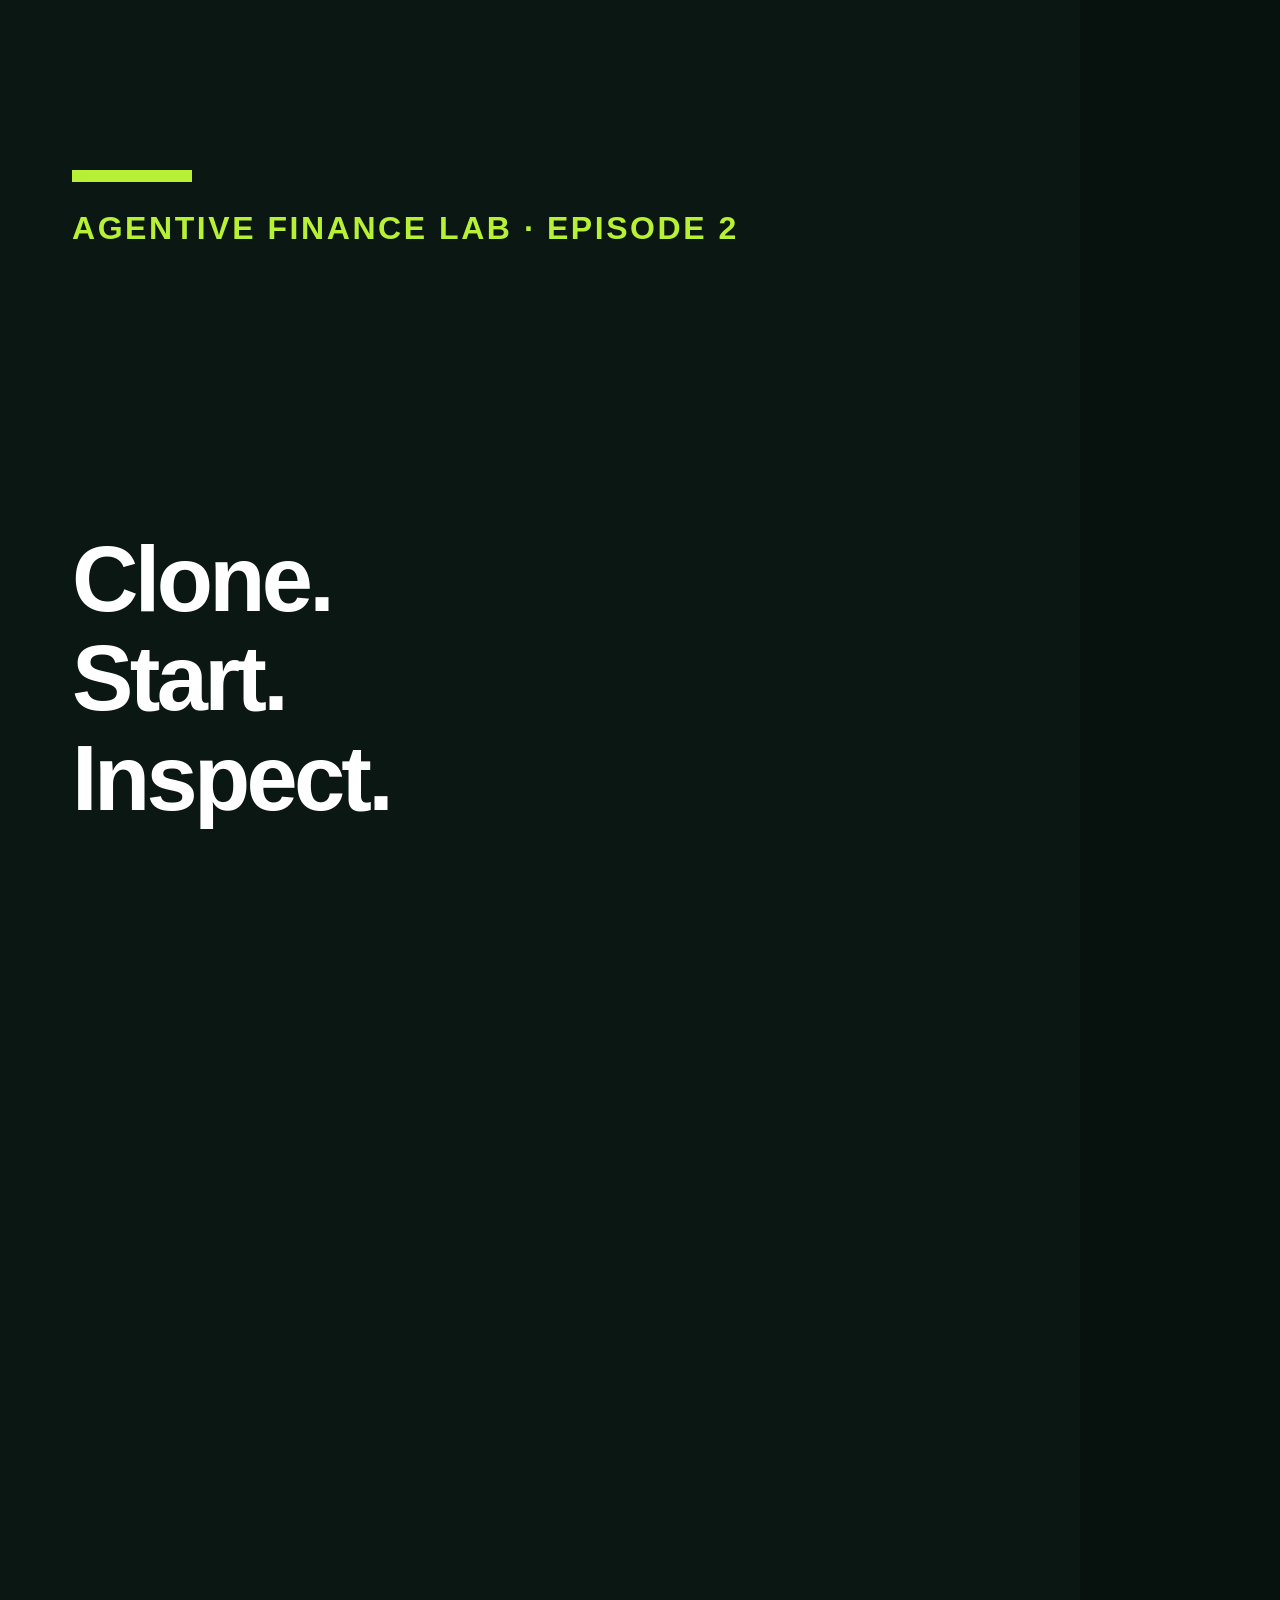
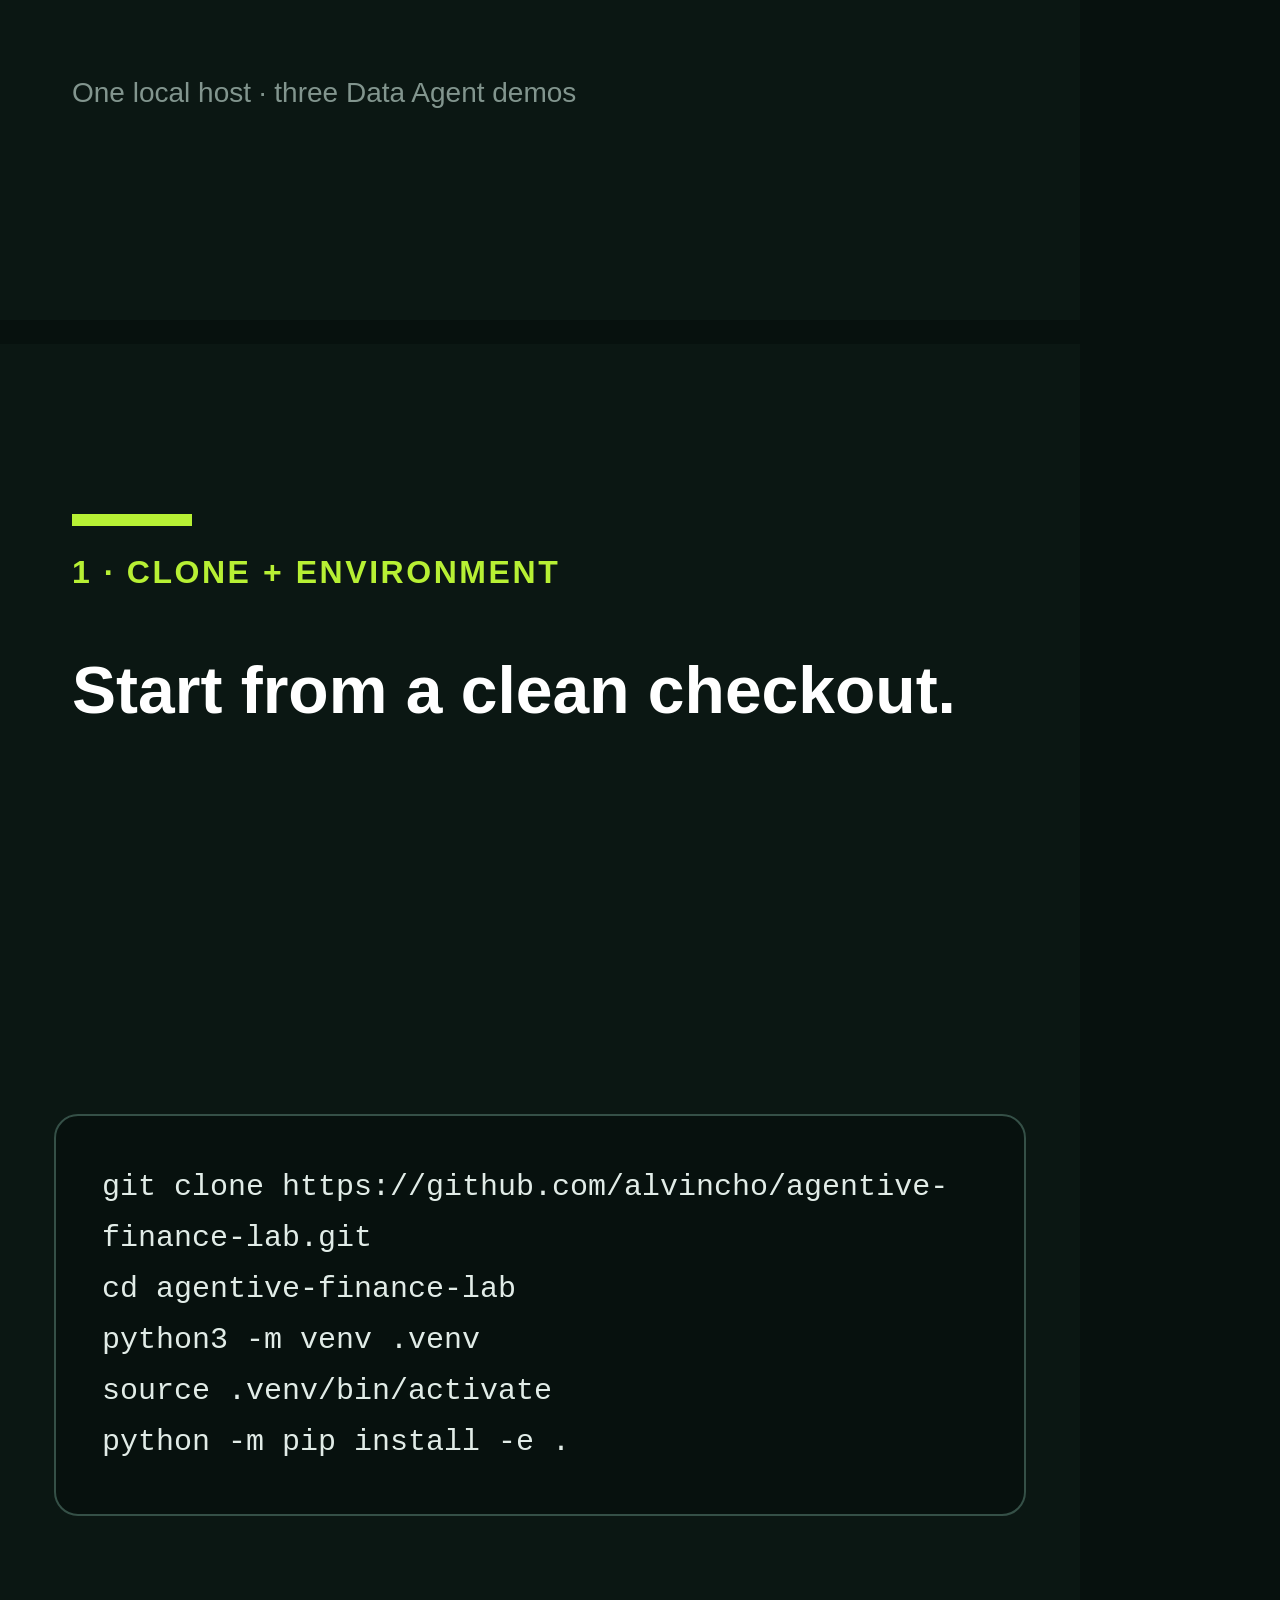
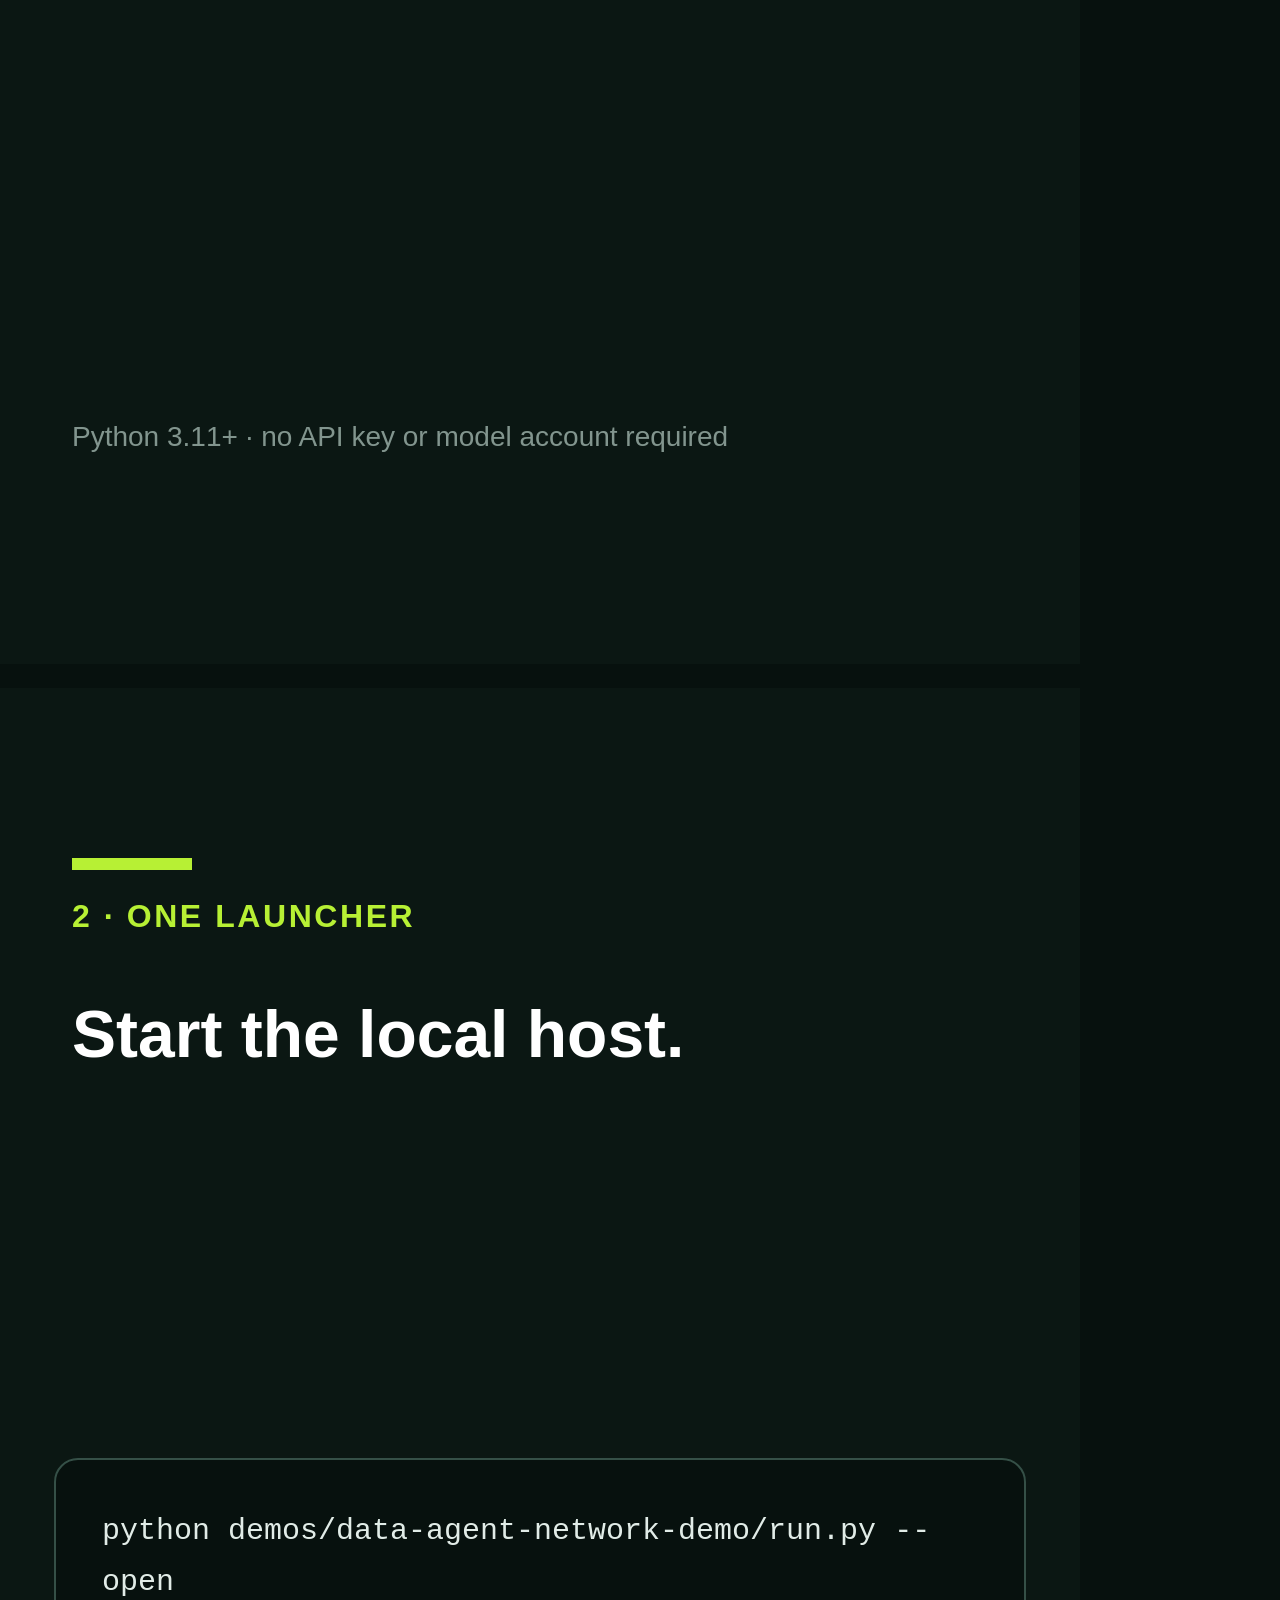
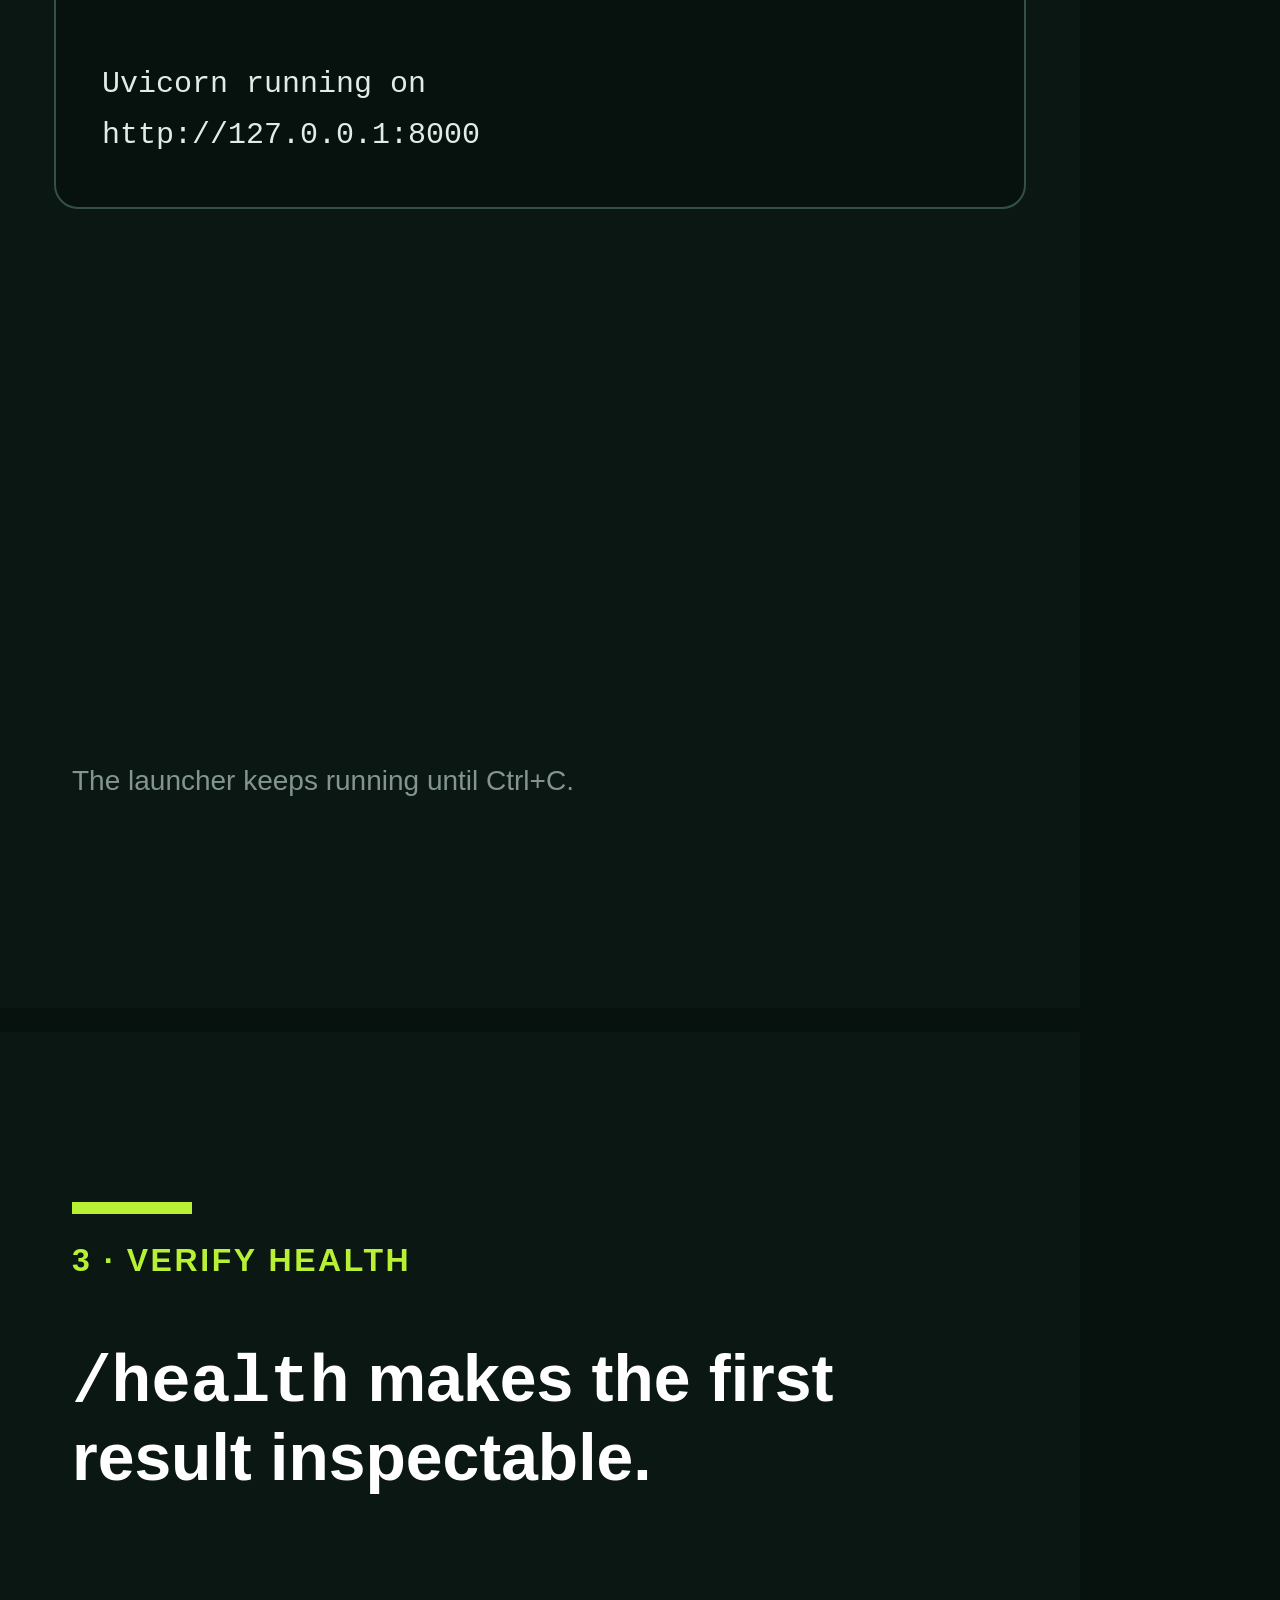
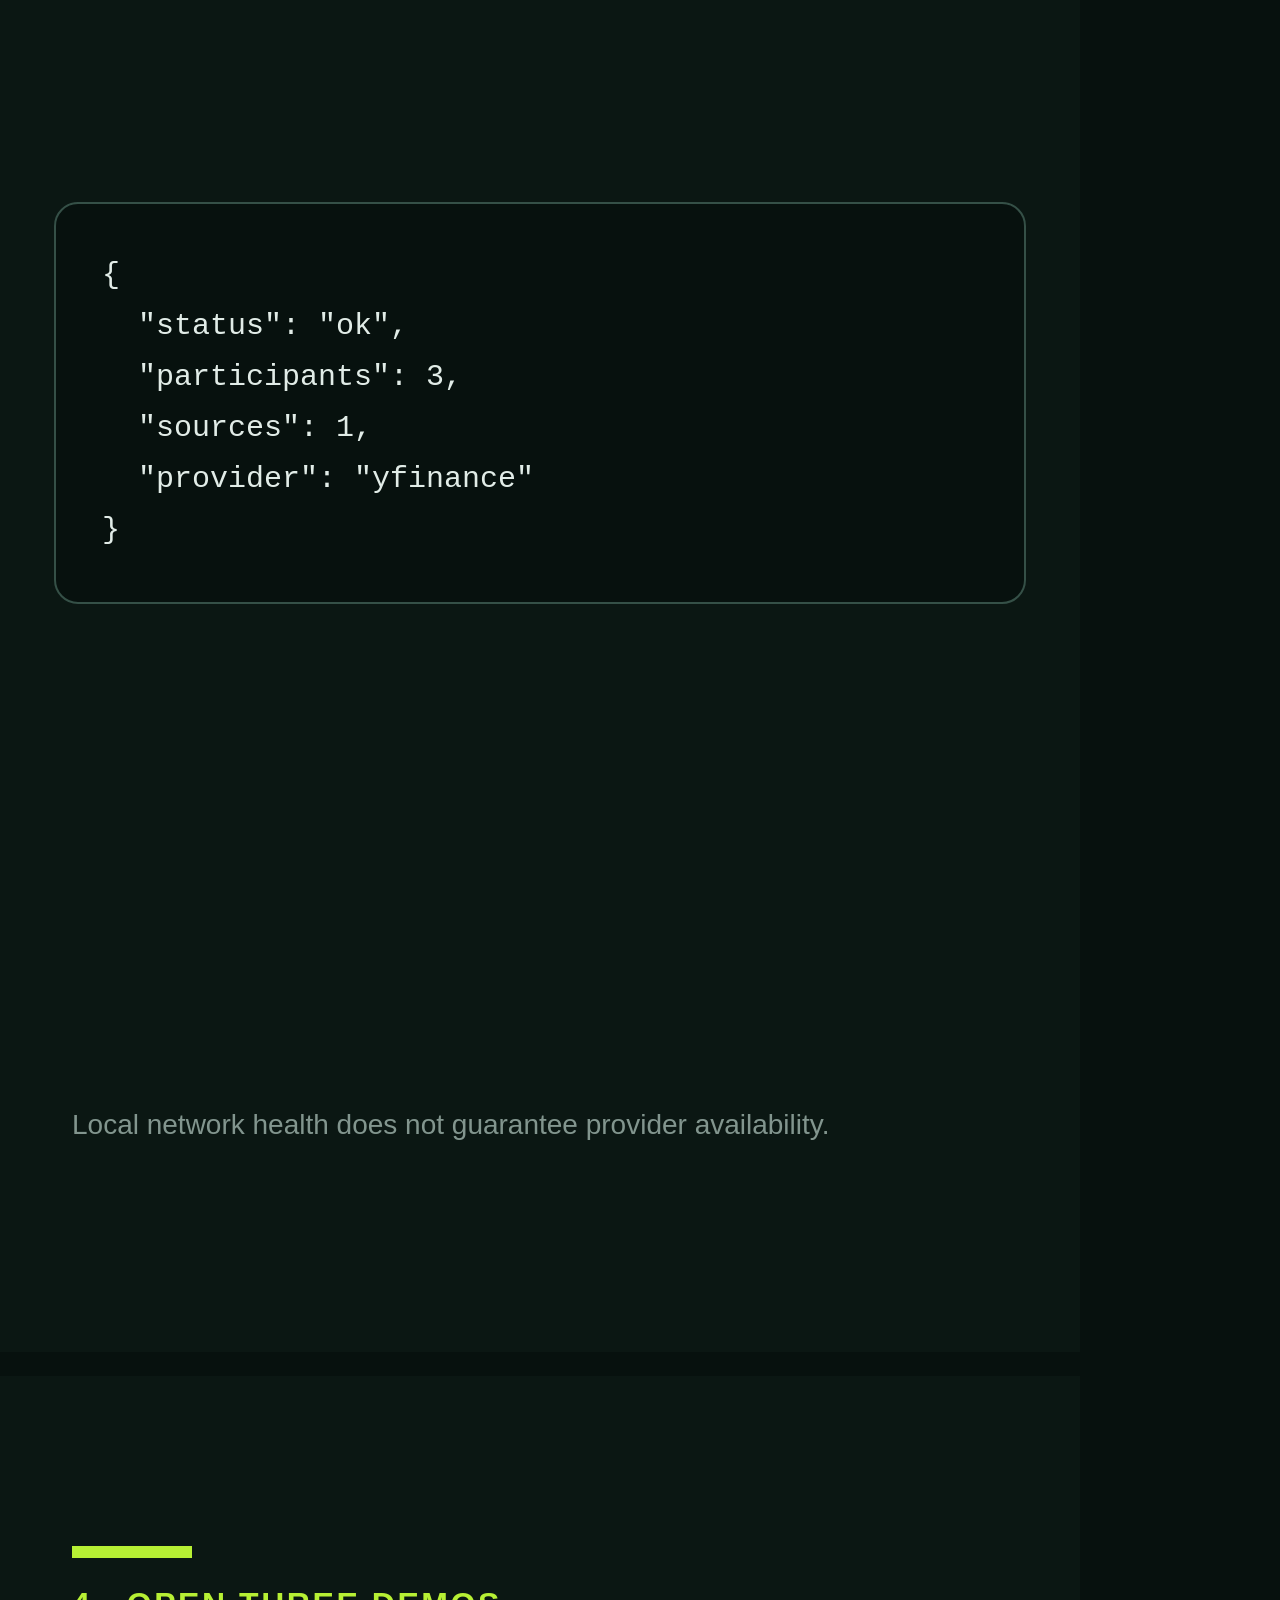
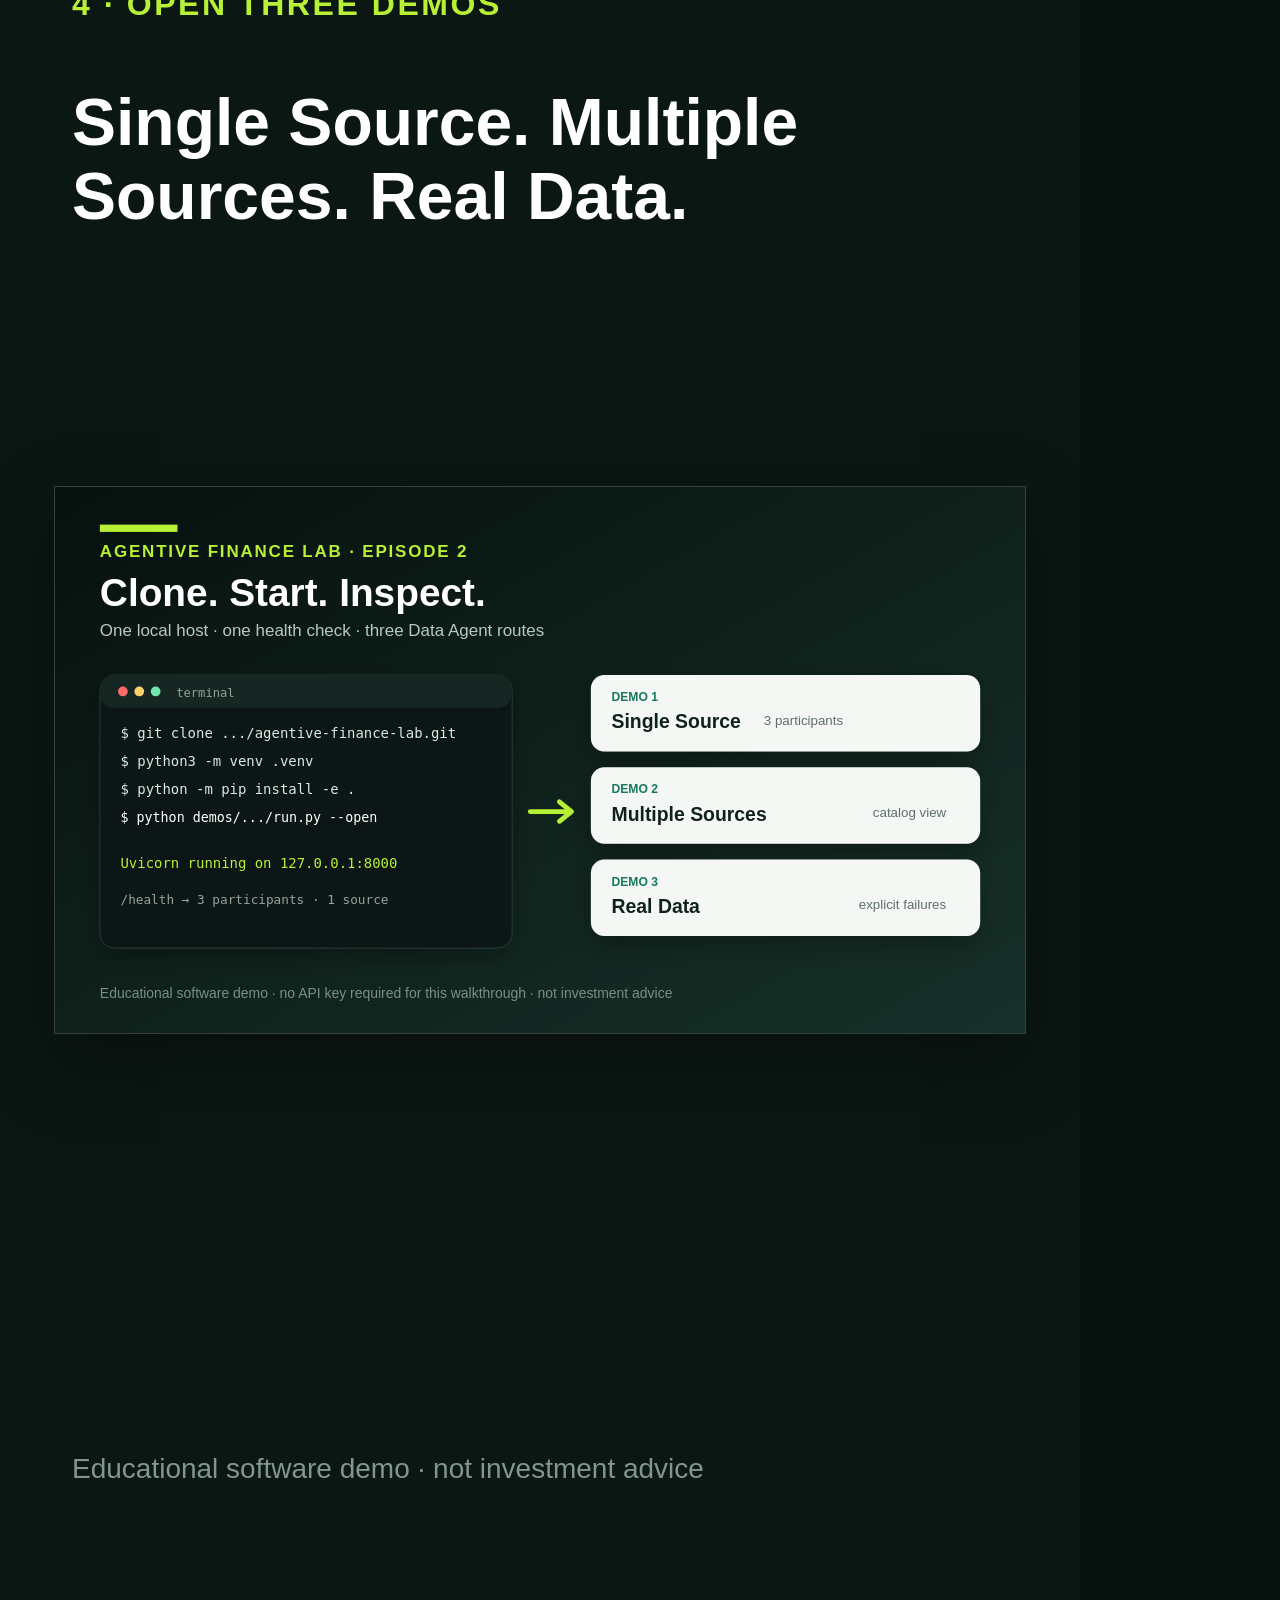
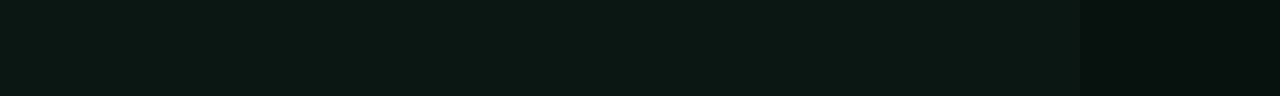
<file: docs/media/02/02-short-master-storyboard.html>
<!doctype html>
<html lang="en">
<head>
  <meta charset="utf-8">
  <title>Episode 2 vertical short storyboard</title>
  <style>
    * { box-sizing: border-box; }
    html, body { margin: 0; background: #07110e; }
    body { font-family: Arial, Helvetica, sans-serif; }
    .scene { position: relative; width: 1080px; height: 1920px; overflow: hidden; background: #0b1713; color: #fff; }
    .scene + .scene { margin-top: 24px; }
    .eyebrow { position: absolute; left: 72px; top: 170px; color: #b7f034; font-size: 32px; font-weight: 800; letter-spacing: .08em; }
    .eyebrow::before { content: ""; display: block; width: 120px; height: 12px; margin-bottom: 28px; background: #b7f034; }
    h1 { position: absolute; left: 72px; top: 530px; width: 920px; margin: 0; font-size: 92px; line-height: 1.08; letter-spacing: -.04em; }
    h2 { position: absolute; left: 72px; top: 310px; width: 920px; margin: 0; font-size: 66px; line-height: 1.12; }
    .sub { position: absolute; left: 72px; top: 510px; width: 920px; color: #c0d0ca; font-size: 40px; line-height: 1.35; }
    .terminal { position: absolute; left: 54px; top: 740px; width: 972px; padding: 46px; border: 2px solid #355047; border-radius: 24px; background: #07110e; color: #e1ece7; font: 30px/1.7 Menlo, Monaco, monospace; white-space: pre-wrap; }
    .map { position: absolute; left: 54px; top: 710px; width: 972px; border: 1px solid rgba(255,255,255,.18); box-shadow: 0 28px 70px rgba(0,0,0,.35); }
    .screen { position: absolute; left: 54px; top: 770px; width: 972px; border: 1px solid rgba(255,255,255,.18); box-shadow: 0 28px 70px rgba(0,0,0,.35); }
    .footer { position: absolute; left: 72px; bottom: 180px; width: 930px; color: #82958e; font-size: 28px; line-height: 1.35; }
    code { font-family: Menlo, Monaco, monospace; }
  </style>
</head>
<body>
  <section class="scene" aria-label="Scene 1">
    <div class="eyebrow">AGENTIVE FINANCE LAB · EPISODE 2</div>
    <h1>Clone.<br>Start.<br>Inspect.</h1>
    <p class="footer">One local host · three Data Agent demos</p>
  </section>
  <section class="scene" aria-label="Scene 2">
    <div class="eyebrow">1 · CLONE + ENVIRONMENT</div>
    <h2>Start from a clean checkout.</h2>
    <pre class="terminal">git clone https://github.com/alvincho/agentive-finance-lab.git
cd agentive-finance-lab
python3 -m venv .venv
source .venv/bin/activate
python -m pip install -e .</pre>
    <p class="footer">Python 3.11+ · no API key or model account required</p>
  </section>
  <section class="scene" aria-label="Scene 3">
    <div class="eyebrow">2 · ONE LAUNCHER</div>
    <h2>Start the local host.</h2>
    <pre class="terminal">python demos/data-agent-network-demo/run.py --open

Uvicorn running on
http://127.0.0.1:8000</pre>
    <p class="footer">The launcher keeps running until Ctrl+C.</p>
  </section>
  <section class="scene" aria-label="Scene 4">
    <div class="eyebrow">3 · VERIFY HEALTH</div>
    <h2><code>/health</code> makes the first result inspectable.</h2>
    <pre class="terminal">{
  "status": "ok",
  "participants": 3,
  "sources": 1,
  "provider": "yfinance"
}</pre>
    <p class="footer">Local network health does not guarantee provider availability.</p>
  </section>
  <section class="scene" aria-label="Scene 5">
    <div class="eyebrow">4 · OPEN THREE DEMOS</div>
    <h2>Single Source. Multiple Sources. Real Data.</h2>
    <img class="map" src="02-launch-map.svg" alt="Terminal-to-browser launch map for the three Data Agent demos">
    <p class="footer">Educational software demo · not investment advice</p>
  </section>
</body>
</html>
</file>
